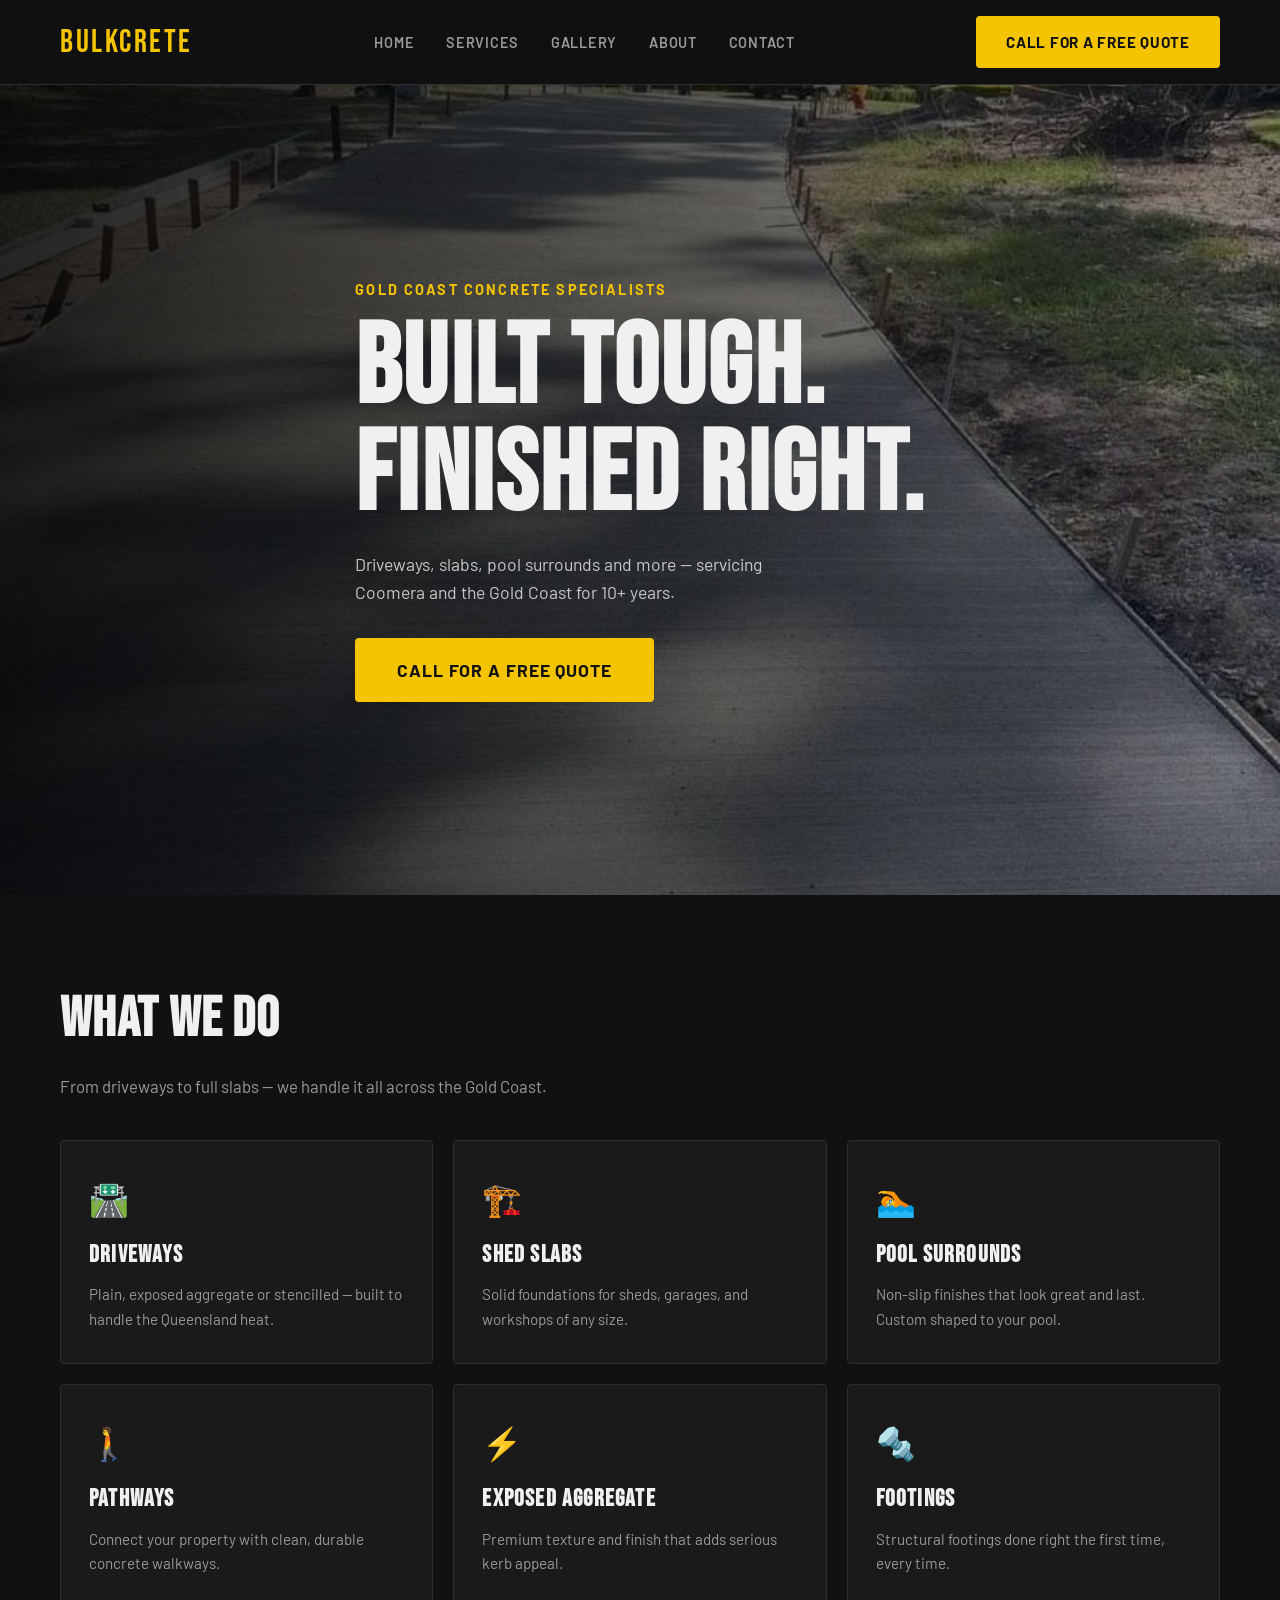
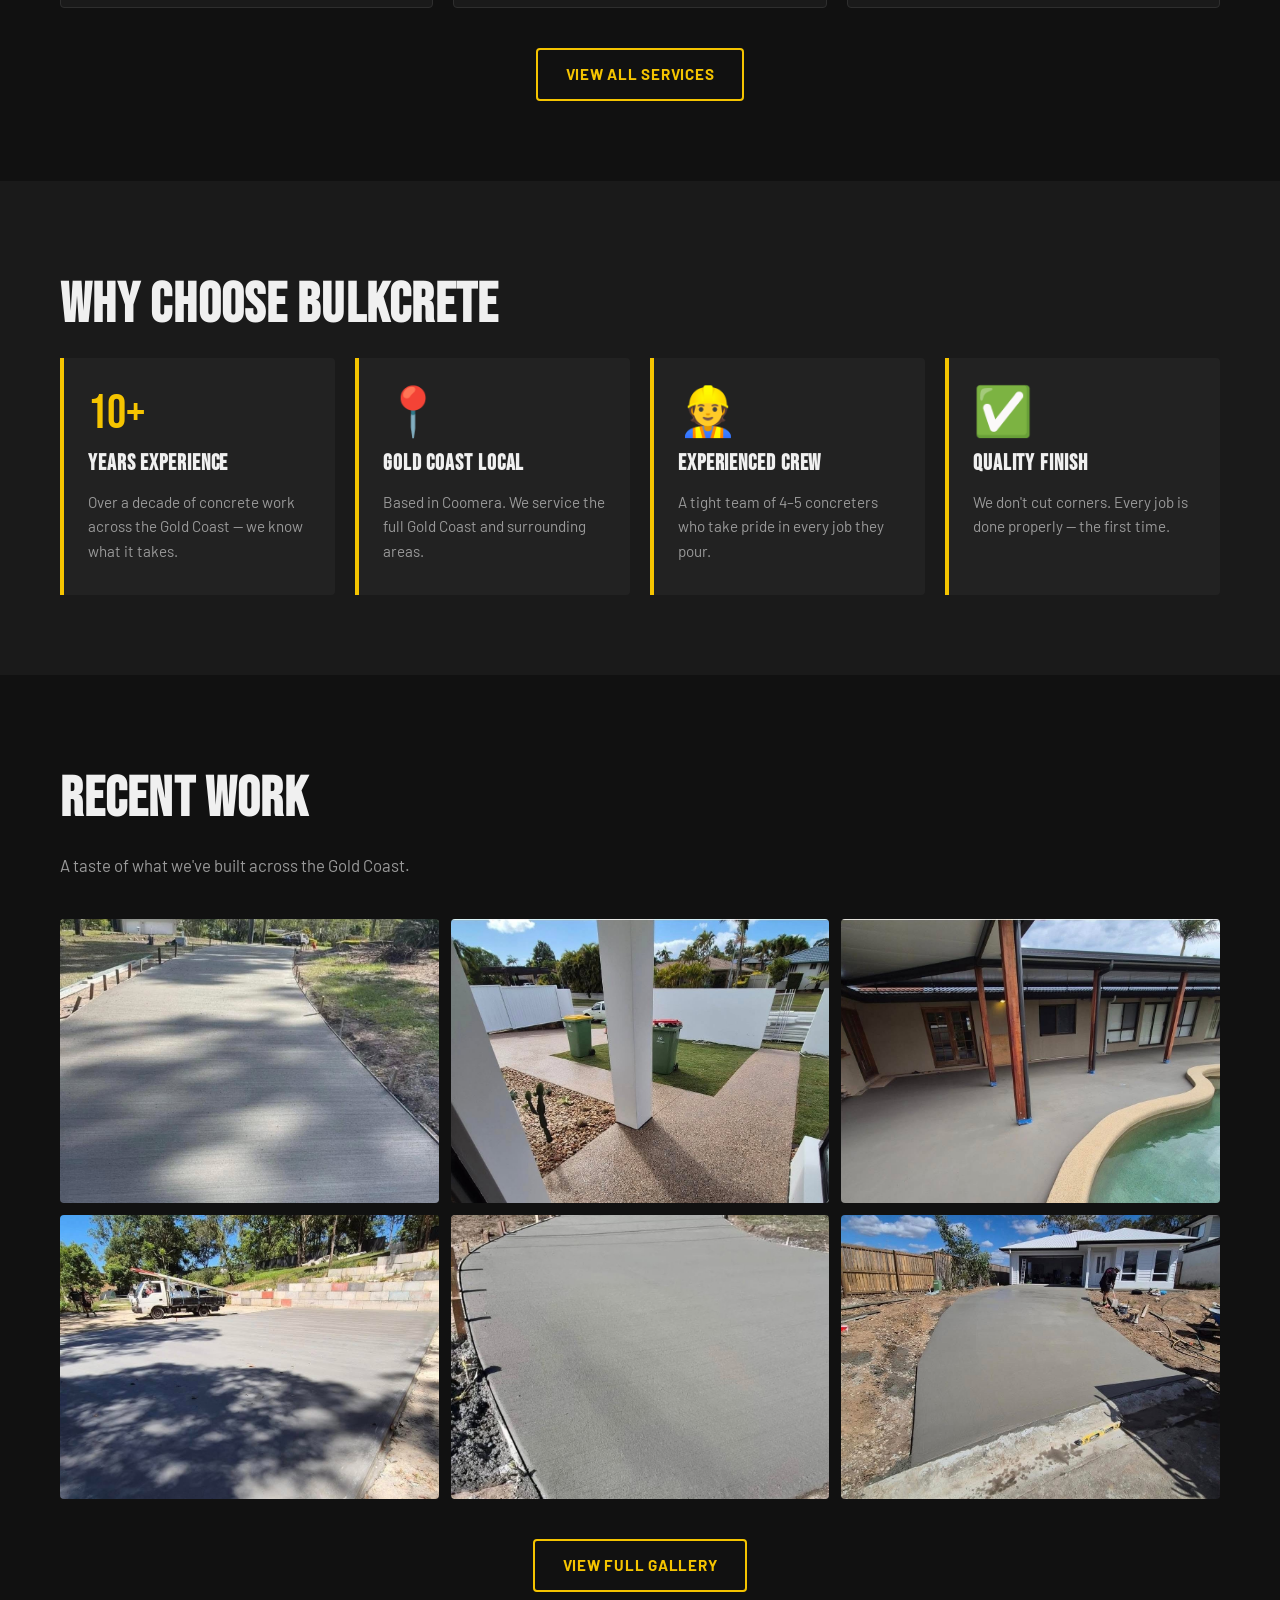
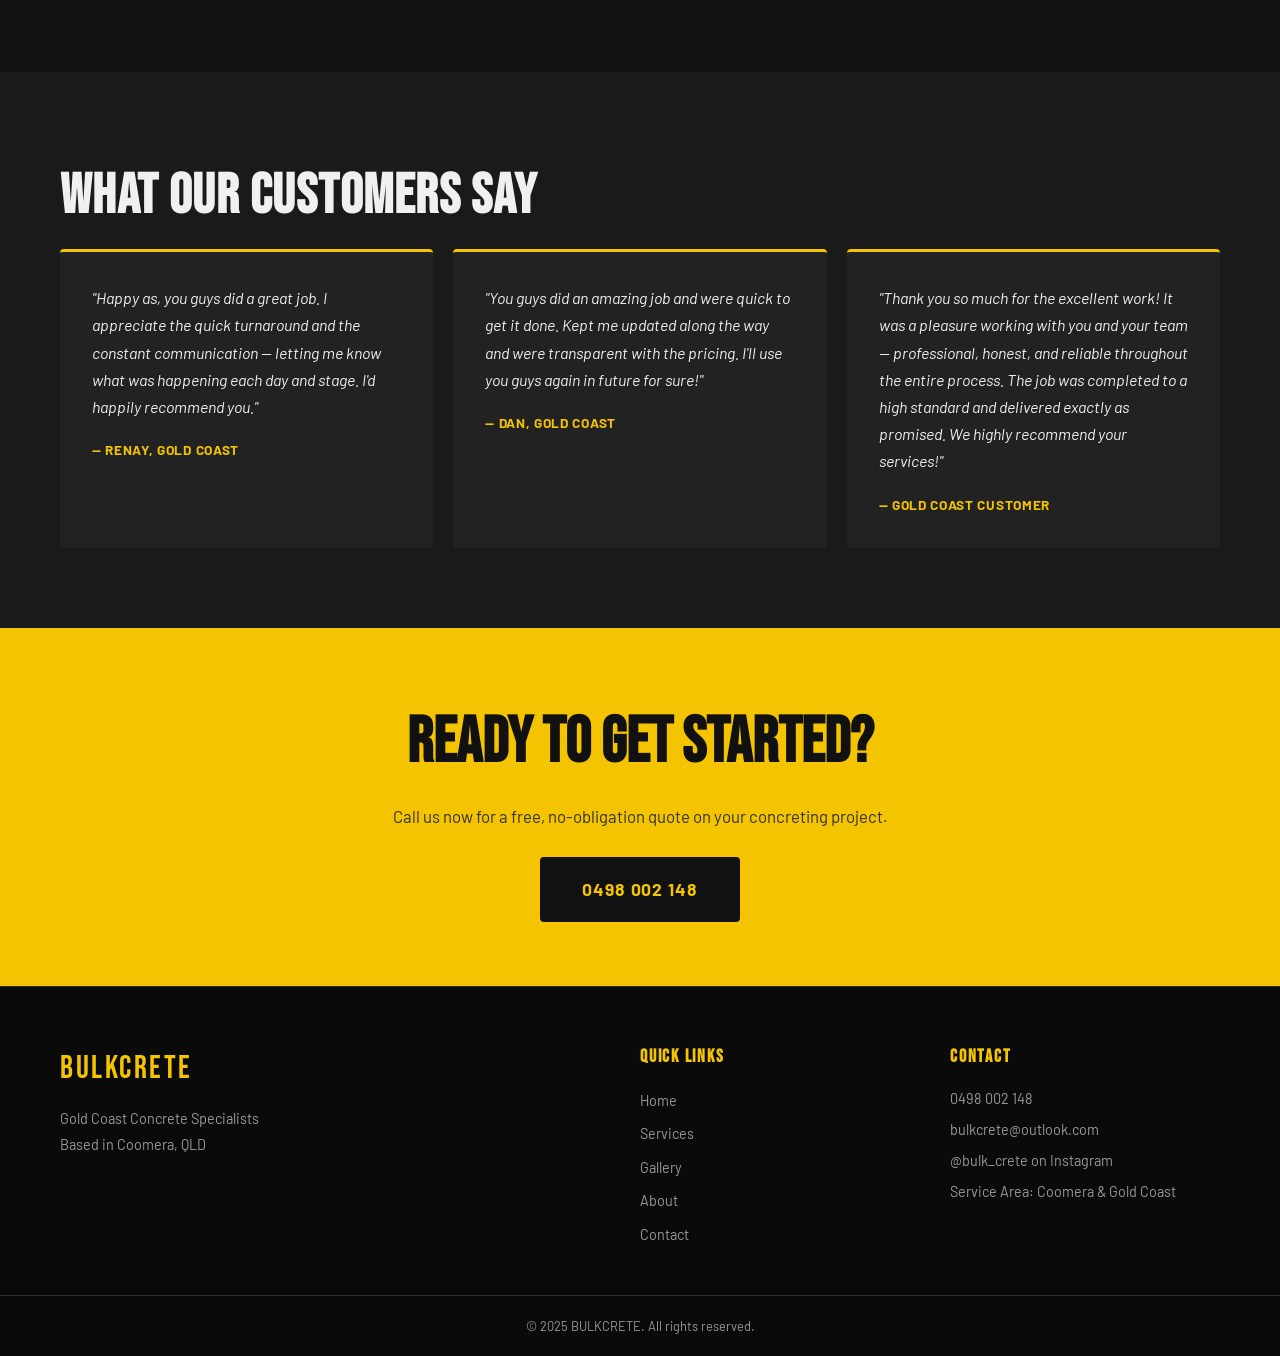
<file: index.html>
<!DOCTYPE html>
<html lang="en">
<head>
  <meta charset="UTF-8" />
  <meta name="viewport" content="width=device-width, initial-scale=1.0" />
  <meta name="description" content="BULKCRETE — Gold Coast's trusted concrete specialists. Driveways, slabs, pool surrounds, exposed aggregate and more. Servicing Coomera and the Gold Coast. Call for a free quote." />
  <title>BULKCRETE | Gold Coast Concrete Specialists</title>
  <link rel="stylesheet" href="src/css/style.css" />
  <link rel="preconnect" href="https://fonts.googleapis.com" />
  <link rel="preconnect" href="https://fonts.gstatic.com" crossorigin />
  <link href="https://fonts.googleapis.com/css2?family=Bebas+Neue&family=Barlow:wght@400;500;600;700&display=swap" rel="stylesheet" />
</head>
<body>

  <!-- ========== HEADER ========== -->
  <header class="site-header">
    <div class="container header-inner">
      <a href="/" class="logo">
        <!-- LOGO: Replace img tag with actual logo file when ready -->
        <!-- <img src="src/assets/logo.png" alt="BULKCRETE" /> -->
        <span class="logo-text">BULKCRETE</span>
      </a>
      <nav class="main-nav">
        <button class="nav-toggle" aria-label="Open menu">&#9776;</button>
        <ul class="nav-list">
          <li><a href="/">Home</a></li>
          <li><a href="/services">Services</a></li>
          <li><a href="/gallery">Gallery</a></li>
          <li><a href="/about">About</a></li>
          <li><a href="/contact">Contact</a></li>
        </ul>
      </nav>
      <a href="tel:0498002148" class="btn btn-primary header-cta">Call for a Free Quote</a>
    </div>
  </header>

  <!-- ========== HERO ========== -->
  <section class="hero">
    <!-- PHOTO: Replace background-image in CSS with actual hero photo from owner -->
    <div class="hero-overlay"></div>
    <div class="container hero-content">
      <p class="hero-eyebrow">Gold Coast Concrete Specialists</p>
      <h1 class="hero-headline">Built Tough.<br/>Finished Right.</h1>
      <p class="hero-sub">Driveways, slabs, pool surrounds and more — servicing Coomera and the Gold Coast for 10+ years.</p>
      <a href="tel:0498002148" class="btn btn-primary btn-large">Call for a Free Quote</a>
    </div>
  </section>

  <!-- ========== SERVICES OVERVIEW ========== -->
  <section class="services-overview section-pad">
    <div class="container">
      <h2 class="section-title">What We Do</h2>
      <p class="section-sub">From driveways to full slabs — we handle it all across the Gold Coast.</p>
      <div class="services-grid">
        <a href="/services#driveways" class="service-card">
          <div class="service-icon">🛣️</div>
          <h3>Driveways</h3>
          <p>Plain, exposed aggregate or stencilled — built to handle the Queensland heat.</p>
        </a>
        <a href="/services#slabs" class="service-card">
          <div class="service-icon">🏗️</div>
          <h3>Shed Slabs</h3>
          <p>Solid foundations for sheds, garages, and workshops of any size.</p>
        </a>
        <a href="/services#pool" class="service-card">
          <div class="service-icon">🏊</div>
          <h3>Pool Surrounds</h3>
          <p>Non-slip finishes that look great and last. Custom shaped to your pool.</p>
        </a>
        <a href="/services#pathways" class="service-card">
          <div class="service-icon">🚶</div>
          <h3>Pathways</h3>
          <p>Connect your property with clean, durable concrete walkways.</p>
        </a>
        <a href="/services#exposed" class="service-card">
          <div class="service-icon">⚡</div>
          <h3>Exposed Aggregate</h3>
          <p>Premium texture and finish that adds serious kerb appeal.</p>
        </a>
        <a href="/services#footings" class="service-card">
          <div class="service-icon">🔩</div>
          <h3>Footings</h3>
          <p>Structural footings done right the first time, every time.</p>
        </a>
      </div>
      <div class="section-cta">
        <a href="/services" class="btn btn-secondary">View All Services</a>
      </div>
    </div>
  </section>

  <!-- ========== WHY BULKCRETE ========== -->
  <section class="why-us section-pad section-dark">
    <div class="container">
      <h2 class="section-title">Why Choose BULKCRETE</h2>
      <div class="why-grid">
        <div class="why-card">
          <span class="why-number">10+</span>
          <h3>Years Experience</h3>
          <p>Over a decade of concrete work across the Gold Coast — we know what it takes.</p>
        </div>
        <div class="why-card">
          <span class="why-number">📍</span>
          <h3>Gold Coast Local</h3>
          <p>Based in Coomera. We service the full Gold Coast and surrounding areas.</p>
        </div>
        <div class="why-card">
          <span class="why-number">👷</span>
          <h3>Experienced Crew</h3>
          <p>A tight team of 4–5 concreters who take pride in every job they pour.</p>
        </div>
        <div class="why-card">
          <span class="why-number">✅</span>
          <h3>Quality Finish</h3>
          <p>We don't cut corners. Every job is done properly — the first time.</p>
        </div>
      </div>
    </div>
  </section>

  <!-- ========== GALLERY PREVIEW ========== -->
  <section class="gallery-preview section-pad">
    <div class="container">
      <h2 class="section-title">Recent Work</h2>
      <p class="section-sub">A taste of what we've built across the Gold Coast.</p>
      <div class="gallery-grid">
        <div class="gallery-item"><img src="src/assets/images/driveway-4.jpg" alt="Concrete driveway Gold Coast" /></div>
        <div class="gallery-item"><img src="src/assets/images/exposed-aggregate-1.jpg" alt="Exposed aggregate driveway Gold Coast" /></div>
        <div class="gallery-item"><img src="src/assets/images/pool-surround-1.jpg" alt="Concrete pool surround Gold Coast" /></div>
        <div class="gallery-item"><img src="src/assets/images/shed-slab-1.jpg" alt="Concrete shed slab Gold Coast" /></div>
        <div class="gallery-item"><img src="src/assets/images/pathway-1.jpg" alt="Concrete pathway Gold Coast" /></div>
        <div class="gallery-item"><img src="src/assets/images/driveway-2.jpg" alt="Concrete driveway being poured Gold Coast" /></div>
      </div>
      <div class="section-cta">
        <a href="/gallery" class="btn btn-secondary">View Full Gallery</a>
      </div>
    </div>
  </section>

  <!-- ========== TESTIMONIALS ========== -->
  <section class="testimonials section-pad section-dark">
    <div class="container">
      <h2 class="section-title">What Our Customers Say</h2>
      <div class="testimonials-grid">
        <div class="testimonial-card">
          <p class="testimonial-text">"Happy as, you guys did a great job. I appreciate the quick turnaround and the constant communication — letting me know what was happening each day and stage. I'd happily recommend you."</p>
          <span class="testimonial-author">— Renay, Gold Coast</span>
        </div>
        <div class="testimonial-card">
          <p class="testimonial-text">"You guys did an amazing job and were quick to get it done. Kept me updated along the way and were transparent with the pricing. I'll use you guys again in future for sure!"</p>
          <span class="testimonial-author">— Dan, Gold Coast</span>
        </div>
        <div class="testimonial-card">
          <p class="testimonial-text">"Thank you so much for the excellent work! It was a pleasure working with you and your team — professional, honest, and reliable throughout the entire process. The job was completed to a high standard and delivered exactly as promised. We highly recommend your services!"</p>
          <span class="testimonial-author">— Gold Coast Customer</span>
        </div>
      </div>
    </div>
  </section>

  <!-- ========== CTA BANNER ========== -->
  <section class="cta-banner">
    <div class="container cta-banner-inner">
      <h2>Ready to Get Started?</h2>
      <p>Call us now for a free, no-obligation quote on your concreting project.</p>
      <a href="tel:0498002148" class="btn btn-primary btn-large">0498 002 148</a>
    </div>
  </section>

  <!-- ========== FOOTER ========== -->
  <footer class="site-footer">
    <div class="container footer-inner">
      <div class="footer-brand">
        <span class="logo-text">BULKCRETE</span>
        <p>Gold Coast Concrete Specialists<br/>Based in Coomera, QLD</p>
      </div>
      <div class="footer-nav">
        <h4>Quick Links</h4>
        <ul>
          <li><a href="/">Home</a></li>
          <li><a href="/services">Services</a></li>
          <li><a href="/gallery">Gallery</a></li>
          <li><a href="/about">About</a></li>
          <li><a href="/contact">Contact</a></li>
        </ul>
      </div>
      <div class="footer-contact">
        <h4>Contact</h4>
        <p><a href="tel:0498002148">0498 002 148</a></p>
        <p><a href="mailto:bulkcrete@outlook.com">bulkcrete@outlook.com</a></p>
        <p><a href="https://www.instagram.com/bulk_crete" target="_blank">@bulk_crete on Instagram</a></p>
        <p>Service Area: Coomera & Gold Coast</p>
      </div>
    </div>
    <div class="footer-bottom">
      <p>&copy; 2025 BULKCRETE. All rights reserved.</p>
    </div>
  </footer>

  <script src="src/js/main.js"></script>
</body>
</html>
</file>
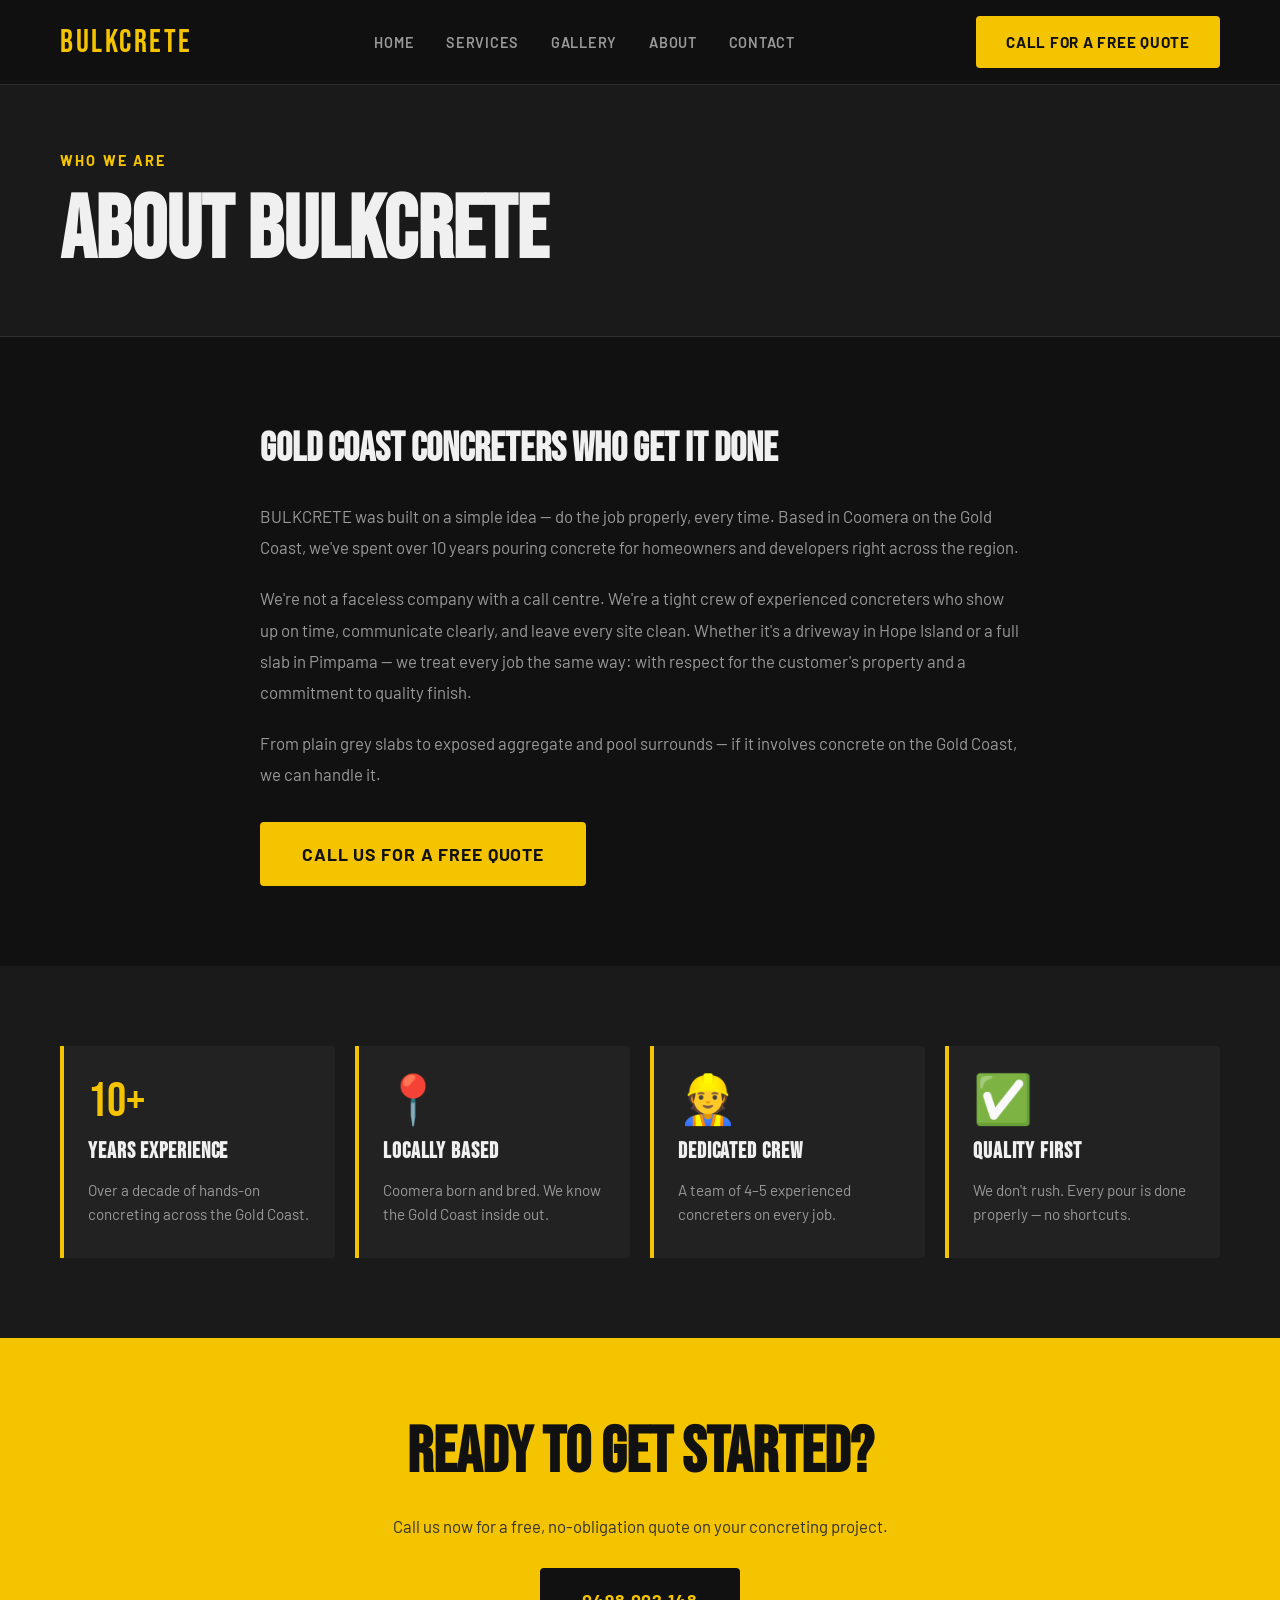
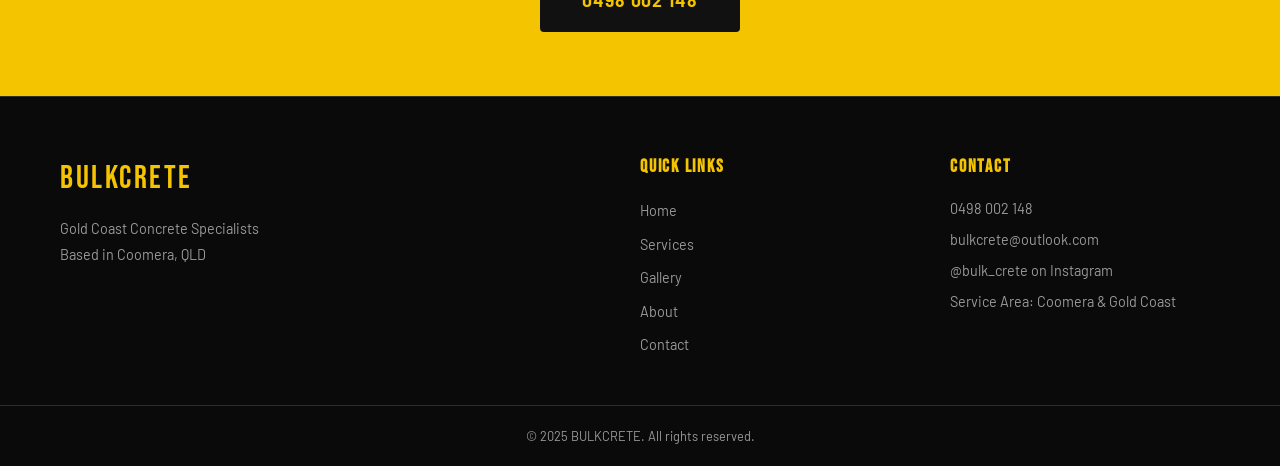
<file: about.html>
<!DOCTYPE html>
<html lang="en">
<head>
  <meta charset="UTF-8" />
  <meta name="viewport" content="width=device-width, initial-scale=1.0" />
  <meta name="description" content="About BULKCRETE — Gold Coast concrete specialists based in Coomera with 10+ years experience." />
  <title>About | BULKCRETE Gold Coast</title>
  <link rel="stylesheet" href="src/css/style.css" />
  <link rel="preconnect" href="https://fonts.googleapis.com" />
  <link rel="preconnect" href="https://fonts.gstatic.com" crossorigin />
  <link href="https://fonts.googleapis.com/css2?family=Bebas+Neue&family=Barlow:wght@400;500;600;700&display=swap" rel="stylesheet" />
</head>
<body>

  <header class="site-header">
    <div class="container header-inner">
      <a href="/" class="logo"><span class="logo-text">BULKCRETE</span></a>
      <nav class="main-nav">
        <button class="nav-toggle" aria-label="Open menu">&#9776;</button>
        <ul class="nav-list">
          <li><a href="/">Home</a></li>
          <li><a href="/services">Services</a></li>
          <li><a href="/gallery">Gallery</a></li>
          <li><a href="/about">About</a></li>
          <li><a href="/contact">Contact</a></li>
        </ul>
      </nav>
      <a href="tel:0498002148" class="btn btn-primary header-cta">Call for a Free Quote</a>
    </div>
  </header>

  <section class="page-hero" style="background:var(--color-surface);padding:4rem 0 3rem;border-bottom:1px solid var(--color-border);">
    <div class="container">
      <p class="hero-eyebrow">Who We Are</p>
      <h1 style="font-family:var(--font-heading);font-size:clamp(3rem,7vw,5.5rem);text-transform:uppercase;line-height:1;margin-bottom:0.75rem;">About BULKCRETE</h1>
    </div>
  </section>

  <section class="section-pad">
    <div class="container" style="max-width:800px;">
      <h2 style="font-family:var(--font-heading);font-size:2.5rem;text-transform:uppercase;margin-bottom:1.25rem;">Gold Coast Concreters Who Get It Done</h2>
      <p style="color:var(--color-text-muted);font-size:1.05rem;line-height:1.85;margin-bottom:1.25rem;">
        BULKCRETE was built on a simple idea — do the job properly, every time. Based in Coomera on the Gold Coast, we've spent over 10 years pouring concrete for homeowners and developers right across the region.
      </p>
      <p style="color:var(--color-text-muted);font-size:1.05rem;line-height:1.85;margin-bottom:1.25rem;">
        We're not a faceless company with a call centre. We're a tight crew of experienced concreters who show up on time, communicate clearly, and leave every site clean. Whether it's a driveway in Hope Island or a full slab in Pimpama — we treat every job the same way: with respect for the customer's property and a commitment to quality finish.
      </p>
      <p style="color:var(--color-text-muted);font-size:1.05rem;line-height:1.85;margin-bottom:2rem;">
        From plain grey slabs to exposed aggregate and pool surrounds — if it involves concrete on the Gold Coast, we can handle it.
      </p>
      <a href="tel:0498002148" class="btn btn-primary btn-large">Call Us for a Free Quote</a>
    </div>
  </section>

  <section class="section-pad section-dark">
    <div class="container">
      <div class="why-grid">
        <div class="why-card">
          <span class="why-number">10+</span>
          <h3>Years Experience</h3>
          <p>Over a decade of hands-on concreting across the Gold Coast.</p>
        </div>
        <div class="why-card">
          <span class="why-number">📍</span>
          <h3>Locally Based</h3>
          <p>Coomera born and bred. We know the Gold Coast inside out.</p>
        </div>
        <div class="why-card">
          <span class="why-number">👷</span>
          <h3>Dedicated Crew</h3>
          <p>A team of 4–5 experienced concreters on every job.</p>
        </div>
        <div class="why-card">
          <span class="why-number">✅</span>
          <h3>Quality First</h3>
          <p>We don't rush. Every pour is done properly — no shortcuts.</p>
        </div>
      </div>
    </div>
  </section>

  <section class="cta-banner">
    <div class="container cta-banner-inner">
      <h2>Ready to Get Started?</h2>
      <p>Call us now for a free, no-obligation quote on your concreting project.</p>
      <a href="tel:0498002148" class="btn btn-primary btn-large">0498 002 148</a>
    </div>
  </section>

  <footer class="site-footer">
    <div class="container footer-inner">
      <div class="footer-brand">
        <span class="logo-text">BULKCRETE</span>
        <p>Gold Coast Concrete Specialists<br/>Based in Coomera, QLD</p>
      </div>
      <div class="footer-nav">
        <h4>Quick Links</h4>
        <ul>
          <li><a href="/">Home</a></li>
          <li><a href="/services">Services</a></li>
          <li><a href="/gallery">Gallery</a></li>
          <li><a href="/about">About</a></li>
          <li><a href="/contact">Contact</a></li>
        </ul>
      </div>
      <div class="footer-contact">
        <h4>Contact</h4>
        <p><a href="tel:0498002148">0498 002 148</a></p>
        <p><a href="mailto:bulkcrete@outlook.com">bulkcrete@outlook.com</a></p>
        <p><a href="https://www.instagram.com/bulk_crete" target="_blank">@bulk_crete on Instagram</a></p>
        <p>Service Area: Coomera & Gold Coast</p>
      </div>
    </div>
    <div class="footer-bottom">
      <p>&copy; 2025 BULKCRETE. All rights reserved.</p>
    </div>
  </footer>

  <script src="src/js/main.js"></script>
</body>
</html>
</file>
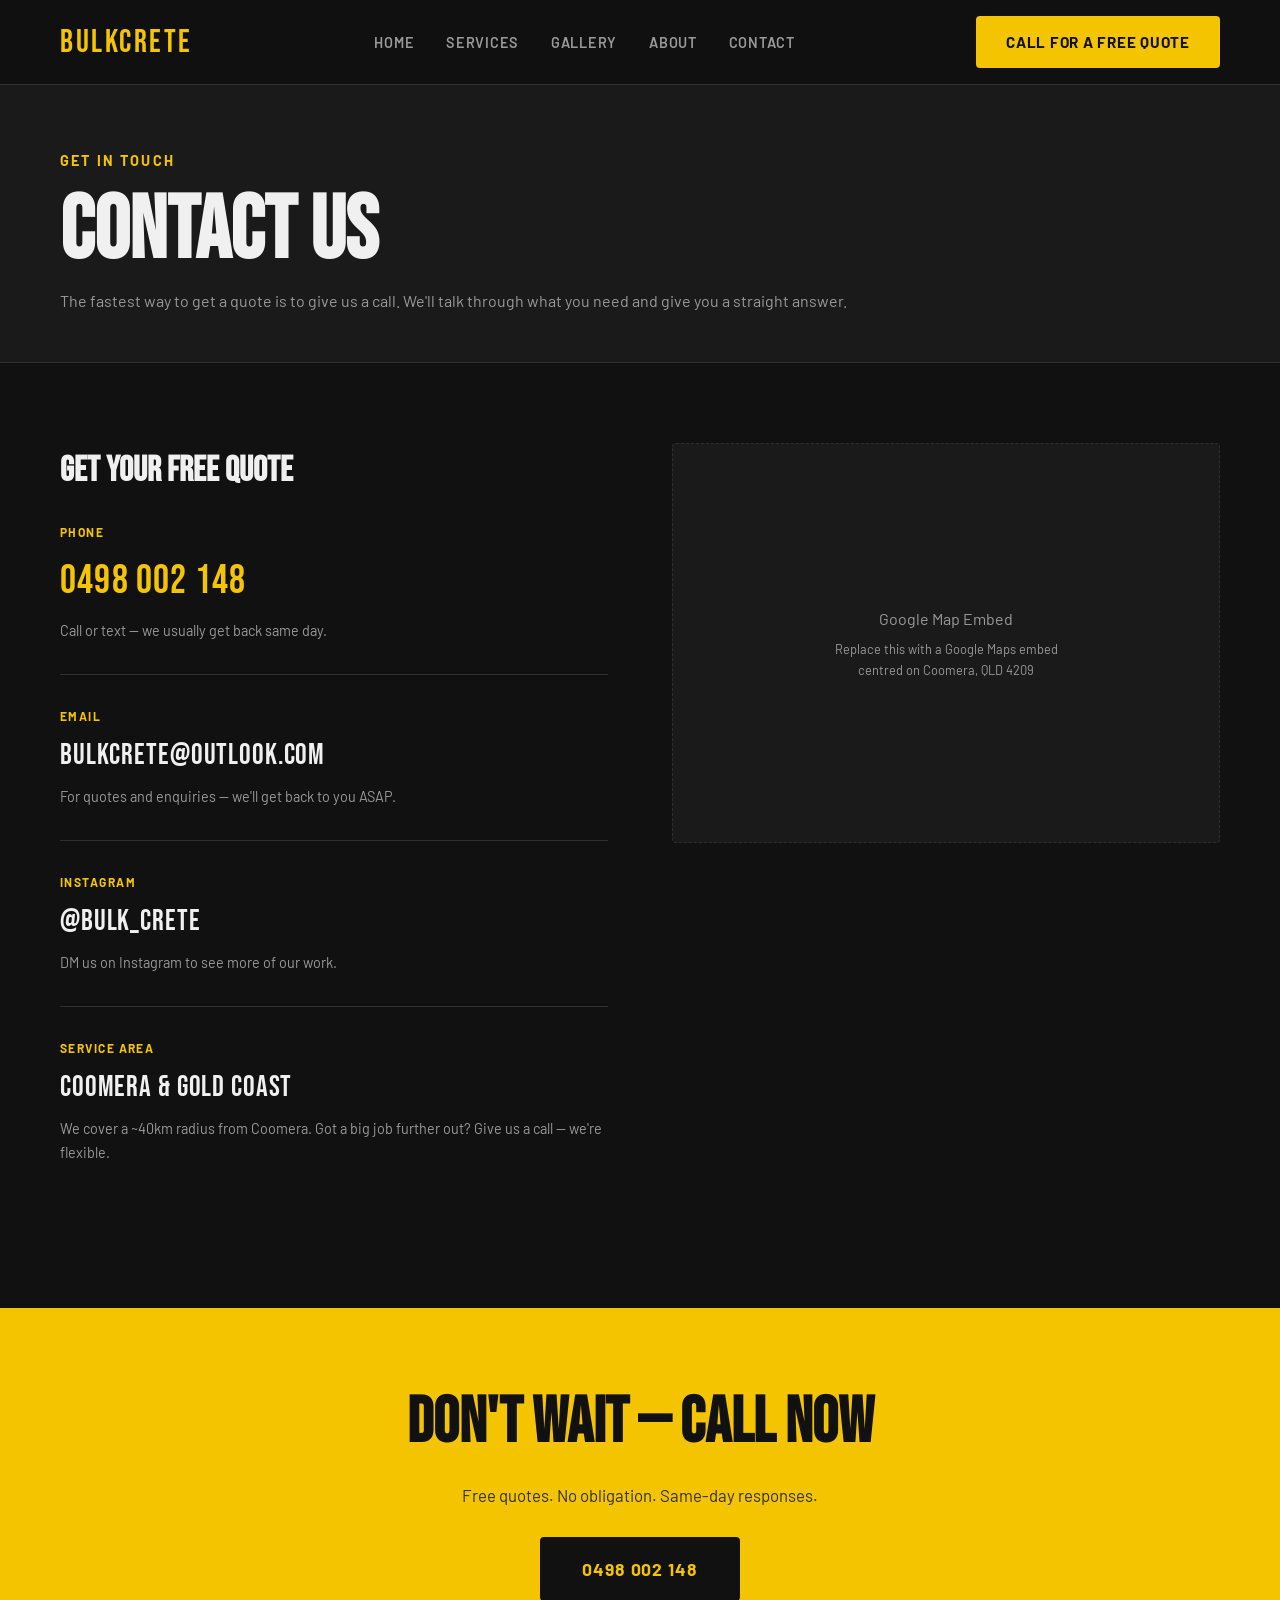
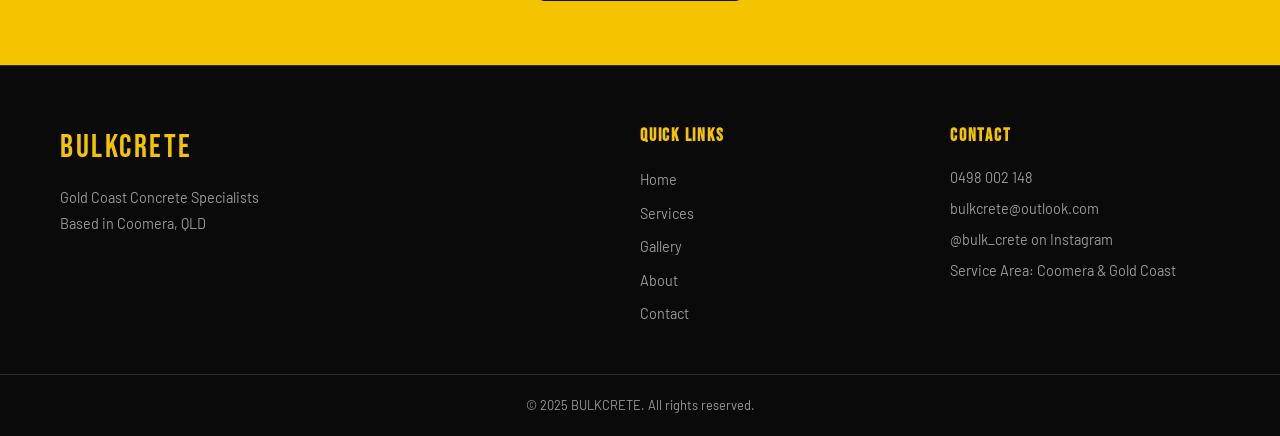
<file: contact.html>
<!DOCTYPE html>
<html lang="en">
<head>
  <meta charset="UTF-8" />
  <meta name="viewport" content="width=device-width, initial-scale=1.0" />
  <meta name="description" content="Contact BULKCRETE — call us for a free concrete quote on the Gold Coast." />
  <title>Contact | BULKCRETE Gold Coast</title>
  <link rel="stylesheet" href="src/css/style.css" />
  <link rel="preconnect" href="https://fonts.googleapis.com" />
  <link rel="preconnect" href="https://fonts.gstatic.com" crossorigin />
  <link href="https://fonts.googleapis.com/css2?family=Bebas+Neue&family=Barlow:wght@400;500;600;700&display=swap" rel="stylesheet" />
</head>
<body>

  <header class="site-header">
    <div class="container header-inner">
      <a href="/" class="logo"><span class="logo-text">BULKCRETE</span></a>
      <nav class="main-nav">
        <button class="nav-toggle" aria-label="Open menu">&#9776;</button>
        <ul class="nav-list">
          <li><a href="/">Home</a></li>
          <li><a href="/services">Services</a></li>
          <li><a href="/gallery">Gallery</a></li>
          <li><a href="/about">About</a></li>
          <li><a href="/contact">Contact</a></li>
        </ul>
      </nav>
      <a href="tel:0498002148" class="btn btn-primary header-cta">Call for a Free Quote</a>
    </div>
  </header>

  <section class="page-hero" style="background:var(--color-surface);padding:4rem 0 3rem;border-bottom:1px solid var(--color-border);">
    <div class="container">
      <p class="hero-eyebrow">Get in Touch</p>
      <h1 style="font-family:var(--font-heading);font-size:clamp(3rem,7vw,5.5rem);text-transform:uppercase;line-height:1;margin-bottom:0.75rem;">Contact Us</h1>
      <p style="color:var(--color-text-muted);">The fastest way to get a quote is to give us a call. We'll talk through what you need and give you a straight answer.</p>
    </div>
  </section>

  <section class="section-pad">
    <div class="container contact-layout">

      <div class="contact-info">
        <h2 style="font-family:var(--font-heading);font-size:2.2rem;text-transform:uppercase;margin-bottom:1.5rem;">Get Your Free Quote</h2>

        <div class="contact-block">
          <span class="contact-label">Phone</span>
          <a href="tel:0498002148" class="contact-value contact-phone">0498 002 148</a>
          <p style="color:var(--color-text-muted);font-size:0.9rem;margin-top:0.4rem;">Call or text — we usually get back same day.</p>
        </div>

        <div class="contact-block">
          <span class="contact-label">Email</span>
          <a href="mailto:bulkcrete@outlook.com" class="contact-value">bulkcrete@outlook.com</a>
          <p style="color:var(--color-text-muted);font-size:0.9rem;margin-top:0.4rem;">For quotes and enquiries — we'll get back to you ASAP.</p>
        </div>

        <div class="contact-block">
          <span class="contact-label">Instagram</span>
          <a href="https://www.instagram.com/bulk_crete" target="_blank" class="contact-value">@bulk_crete</a>
          <p style="color:var(--color-text-muted);font-size:0.9rem;margin-top:0.4rem;">DM us on Instagram to see more of our work.</p>
        </div>

        <div class="contact-block">
          <span class="contact-label">Service Area</span>
          <span class="contact-value">Coomera & Gold Coast</span>
          <p style="color:var(--color-text-muted);font-size:0.9rem;margin-top:0.4rem;">We cover a ~40km radius from Coomera. Got a big job further out? Give us a call — we're flexible.</p>
        </div>
      </div>

      <div class="contact-map">
        <!-- GOOGLE MAPS EMBED: Replace the src below with the actual embed code from Google Maps
             Go to maps.google.com → search "Coomera QLD" → Share → Embed a map → copy the iframe src -->
        <div class="map-placeholder">
          <p>Google Map Embed</p>
          <p style="font-size:0.8rem;color:var(--color-text-muted);">Replace this with a Google Maps embed<br/>centred on Coomera, QLD 4209</p>
        </div>
        <!-- Uncomment and replace src when ready:
        <iframe
          src="YOUR_GOOGLE_MAPS_EMBED_SRC_HERE"
          width="100%"
          height="400"
          style="border:0;border-radius:4px;"
          allowfullscreen=""
          loading="lazy"
          referrerpolicy="no-referrer-when-downgrade">
        </iframe>
        -->
      </div>

    </div>
  </section>

  <section class="cta-banner">
    <div class="container cta-banner-inner">
      <h2>Don't Wait — Call Now</h2>
      <p>Free quotes. No obligation. Same-day responses.</p>
      <a href="tel:0498002148" class="btn btn-primary btn-large">0498 002 148</a>
    </div>
  </section>

  <footer class="site-footer">
    <div class="container footer-inner">
      <div class="footer-brand">
        <span class="logo-text">BULKCRETE</span>
        <p>Gold Coast Concrete Specialists<br/>Based in Coomera, QLD</p>
      </div>
      <div class="footer-nav">
        <h4>Quick Links</h4>
        <ul>
          <li><a href="/">Home</a></li>
          <li><a href="/services">Services</a></li>
          <li><a href="/gallery">Gallery</a></li>
          <li><a href="/about">About</a></li>
          <li><a href="/contact">Contact</a></li>
        </ul>
      </div>
      <div class="footer-contact">
        <h4>Contact</h4>
        <p><a href="tel:0498002148">0498 002 148</a></p>
        <p><a href="mailto:bulkcrete@outlook.com">bulkcrete@outlook.com</a></p>
        <p><a href="https://www.instagram.com/bulk_crete" target="_blank">@bulk_crete on Instagram</a></p>
        <p>Service Area: Coomera & Gold Coast</p>
      </div>
    </div>
    <div class="footer-bottom">
      <p>&copy; 2025 BULKCRETE. All rights reserved.</p>
    </div>
  </footer>

  <style>
    .contact-layout {
      display: grid;
      grid-template-columns: 1fr 1fr;
      gap: 4rem;
      align-items: start;
    }
    .contact-block {
      margin-bottom: 2rem;
      padding-bottom: 2rem;
      border-bottom: 1px solid var(--color-border);
    }
    .contact-block:last-child { border-bottom: none; }
    .contact-label {
      display: block;
      font-size: 0.75rem;
      font-weight: 700;
      letter-spacing: 0.12em;
      text-transform: uppercase;
      color: var(--color-accent);
      margin-bottom: 0.4rem;
    }
    .contact-value {
      display: block;
      font-family: var(--font-heading);
      font-size: 1.8rem;
      letter-spacing: 0.03em;
      color: var(--color-text);
    }
    .contact-phone {
      font-size: 2.5rem;
      color: var(--color-accent);
    }
    .contact-phone:hover { color: var(--color-accent-dark); }
    .map-placeholder {
      background: var(--color-surface);
      border: 1px dashed var(--color-border);
      border-radius: var(--radius);
      height: 400px;
      display: flex;
      flex-direction: column;
      align-items: center;
      justify-content: center;
      color: var(--color-text-muted);
      gap: 0.5rem;
      text-align: center;
    }
    @media (max-width: 768px) {
      .contact-layout { grid-template-columns: 1fr; gap: 2rem; }
    }
  </style>

  <script src="src/js/main.js"></script>
</body>
</html>
</file>
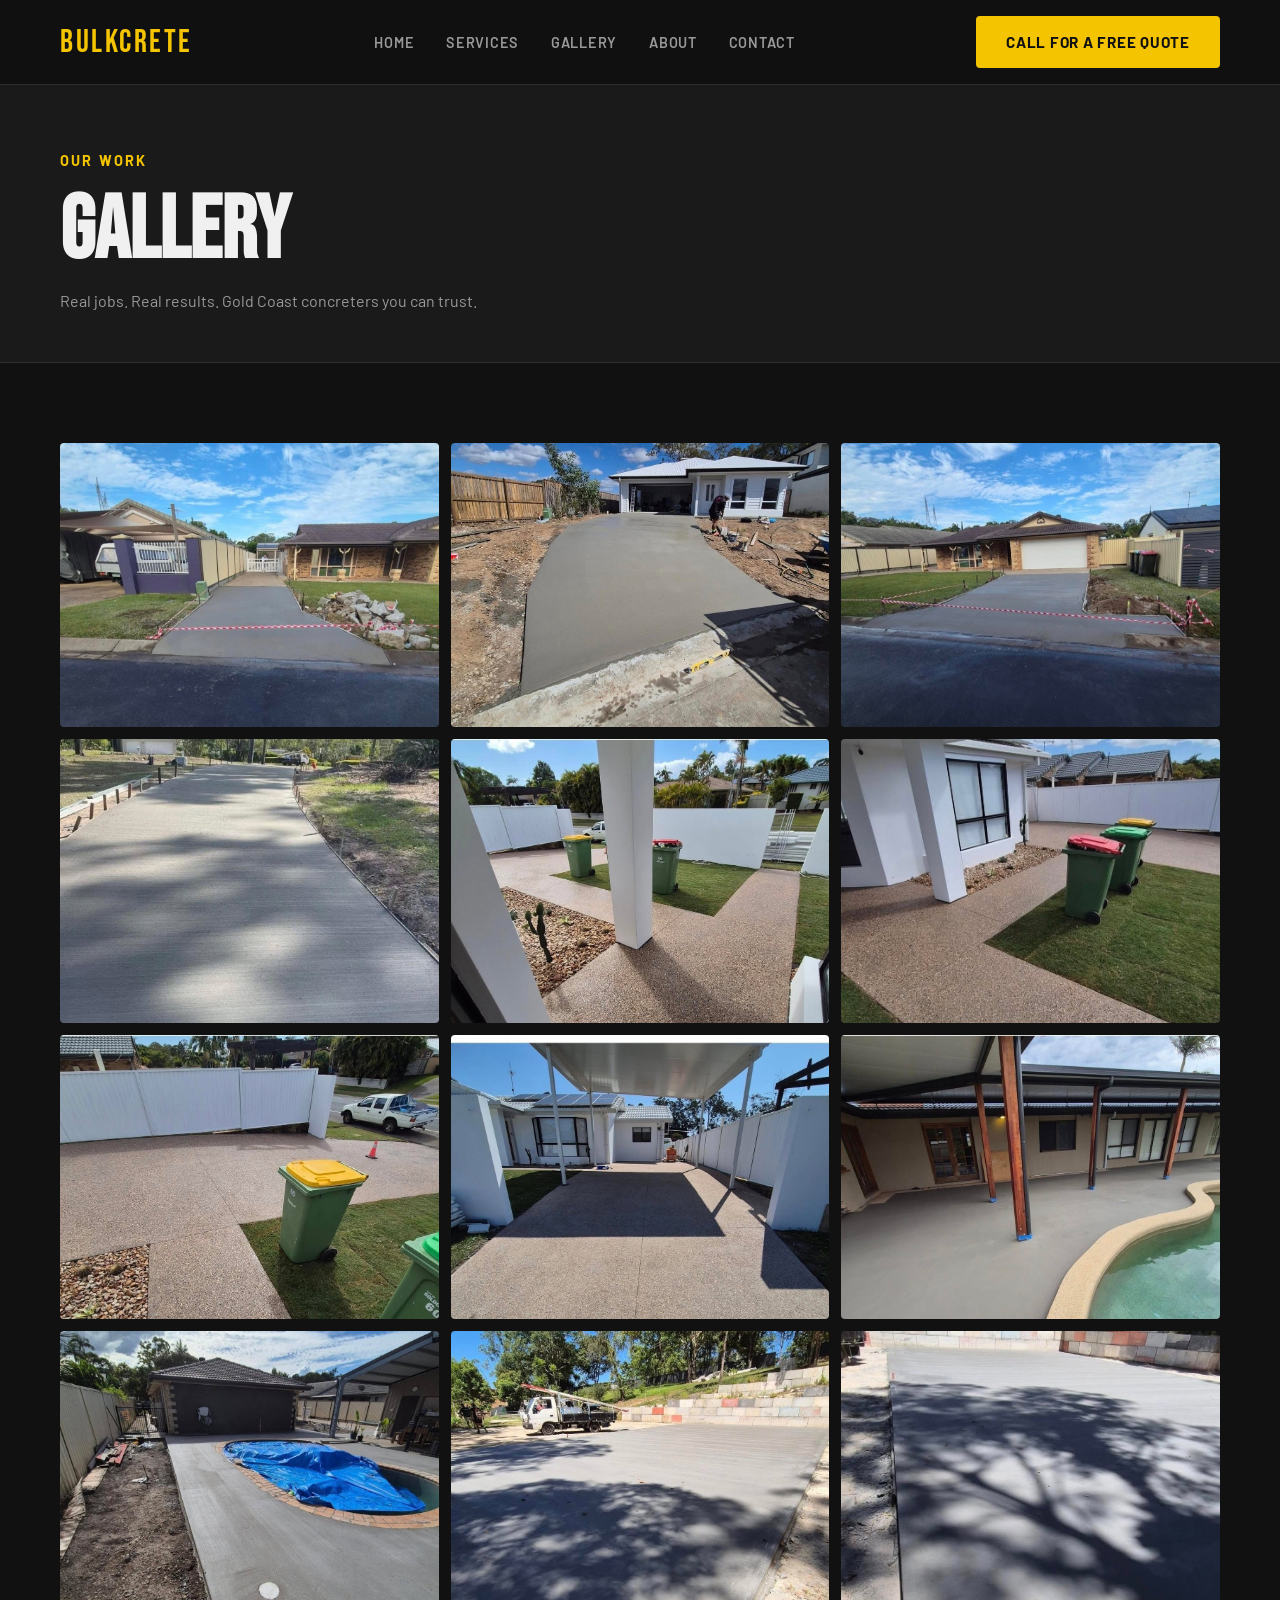
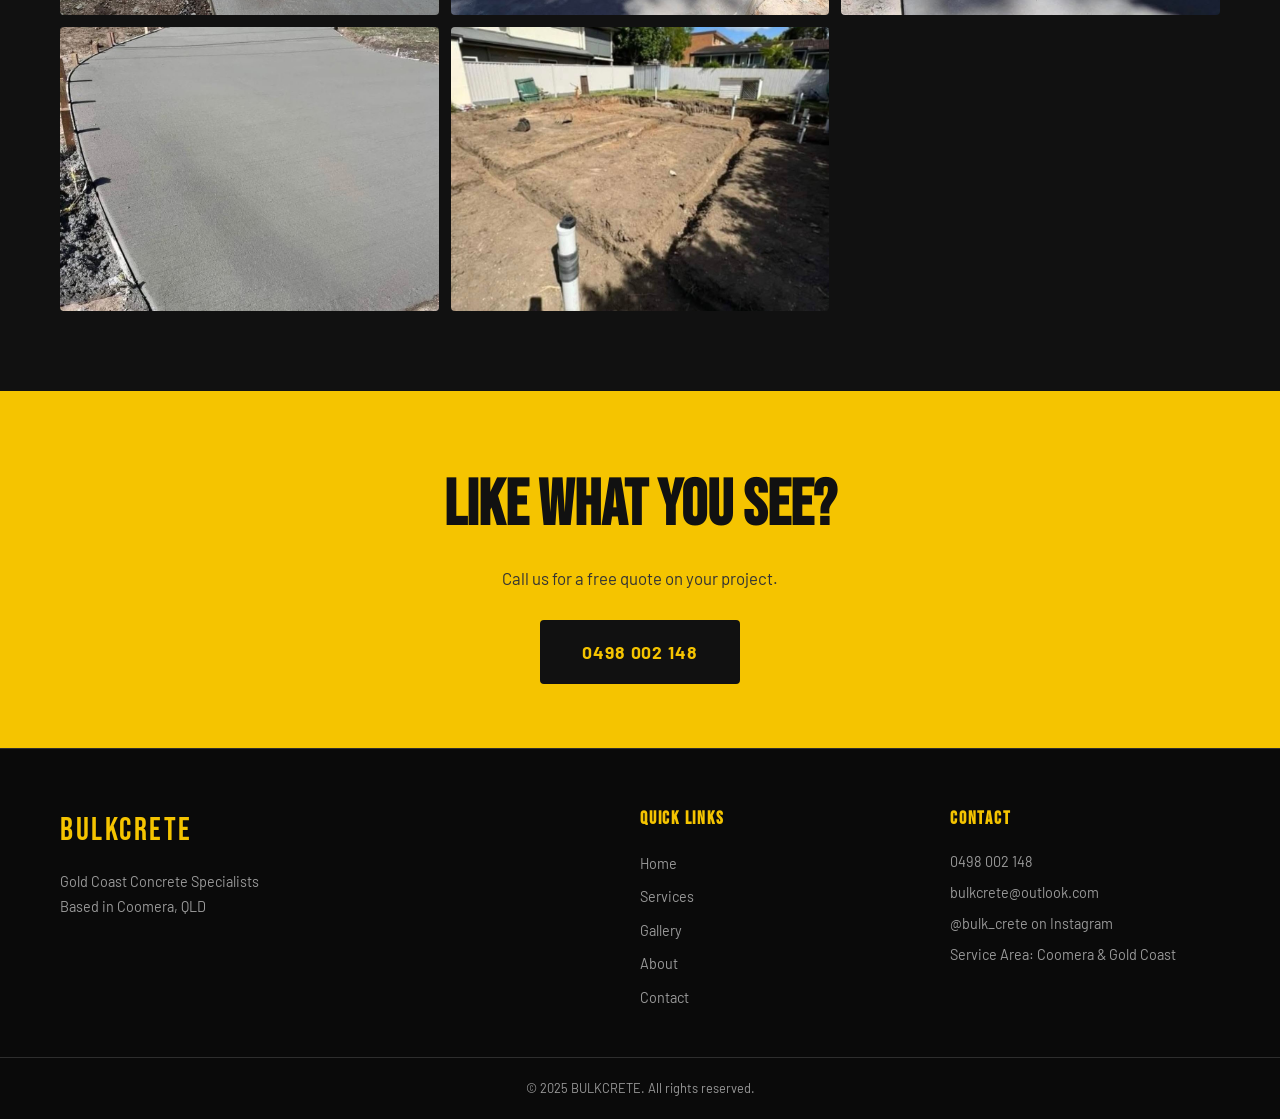
<file: gallery.html>
<!DOCTYPE html>
<html lang="en">
<head>
  <meta charset="UTF-8" />
  <meta name="viewport" content="width=device-width, initial-scale=1.0" />
  <meta name="description" content="BULKCRETE photo gallery — see our completed concrete jobs across the Gold Coast." />
  <title>Gallery | BULKCRETE Gold Coast</title>
  <link rel="stylesheet" href="src/css/style.css" />
  <link rel="stylesheet" href="src/css/gallery.css" />
  <link rel="preconnect" href="https://fonts.googleapis.com" />
  <link rel="preconnect" href="https://fonts.gstatic.com" crossorigin />
  <link href="https://fonts.googleapis.com/css2?family=Bebas+Neue&family=Barlow:wght@400;500;600;700&display=swap" rel="stylesheet" />
</head>
<body>

  <header class="site-header">
    <div class="container header-inner">
      <a href="/" class="logo"><span class="logo-text">BULKCRETE</span></a>
      <nav class="main-nav">
        <button class="nav-toggle" aria-label="Open menu">&#9776;</button>
        <ul class="nav-list">
          <li><a href="/">Home</a></li>
          <li><a href="/services">Services</a></li>
          <li><a href="/gallery">Gallery</a></li>
          <li><a href="/about">About</a></li>
          <li><a href="/contact">Contact</a></li>
        </ul>
      </nav>
      <a href="tel:0498002148" class="btn btn-primary header-cta">Call for a Free Quote</a>
    </div>
  </header>

  <section class="page-hero" style="background:var(--color-surface);padding:4rem 0 3rem;border-bottom:1px solid var(--color-border);">
    <div class="container">
      <p class="hero-eyebrow">Our Work</p>
      <h1 style="font-family:var(--font-heading);font-size:clamp(3rem,7vw,5.5rem);text-transform:uppercase;line-height:1;margin-bottom:0.75rem;">Gallery</h1>
      <p style="color:var(--color-text-muted);">Real jobs. Real results. Gold Coast concreters you can trust.</p>
    </div>
  </section>

  <section class="section-pad">
    <div class="container">
      <div class="full-gallery-grid">
        <div class="gallery-item"><img src="src/assets/images/driveway-1.jpg" alt="Plain concrete driveway Gold Coast" /></div>
        <div class="gallery-item"><img src="src/assets/images/driveway-2.jpg" alt="Concrete driveway being poured Gold Coast" /></div>
        <div class="gallery-item"><img src="src/assets/images/driveway-3.jpg" alt="Finished concrete driveway Gold Coast" /></div>
        <div class="gallery-item"><img src="src/assets/images/driveway-4.jpg" alt="Long concrete driveway Gold Coast" /></div>
        <div class="gallery-item"><img src="src/assets/images/exposed-aggregate-1.jpg" alt="Exposed aggregate driveway Gold Coast" /></div>
        <div class="gallery-item"><img src="src/assets/images/exposed-aggregate-2.jpg" alt="Exposed aggregate concrete Gold Coast" /></div>
        <div class="gallery-item"><img src="src/assets/images/exposed-aggregate-3.jpg" alt="Exposed aggregate pathway Gold Coast" /></div>
        <div class="gallery-item"><img src="src/assets/images/exposed-aggregate-4.jpg" alt="Exposed aggregate driveway under pergola Gold Coast" /></div>
        <div class="gallery-item"><img src="src/assets/images/pool-surround-1.jpg" alt="Concrete pool surround with exposed aggregate coping" /></div>
        <div class="gallery-item"><img src="src/assets/images/pool-surround-2.jpg" alt="Plain concrete pool surround Gold Coast" /></div>
        <div class="gallery-item"><img src="src/assets/images/shed-slab-1.jpg" alt="Large concrete shed slab Gold Coast" /></div>
        <div class="gallery-item"><img src="src/assets/images/shed-slab-2.jpg" alt="Concrete slab Gold Coast" /></div>
        <div class="gallery-item"><img src="src/assets/images/pathway-1.jpg" alt="Concrete pathway Gold Coast" /></div>
        <div class="gallery-item"><img src="src/assets/images/footings-1.jpg" alt="Concrete footings and reinforcement Gold Coast" /></div>
      </div>
    </div>
  </section>

  <section class="cta-banner">
    <div class="container cta-banner-inner">
      <h2>Like What You See?</h2>
      <p>Call us for a free quote on your project.</p>
      <a href="tel:0498002148" class="btn btn-primary btn-large">0498 002 148</a>
    </div>
  </section>

  <footer class="site-footer">
    <div class="container footer-inner">
      <div class="footer-brand">
        <span class="logo-text">BULKCRETE</span>
        <p>Gold Coast Concrete Specialists<br/>Based in Coomera, QLD</p>
      </div>
      <div class="footer-nav">
        <h4>Quick Links</h4>
        <ul>
          <li><a href="/">Home</a></li>
          <li><a href="/services">Services</a></li>
          <li><a href="/gallery">Gallery</a></li>
          <li><a href="/about">About</a></li>
          <li><a href="/contact">Contact</a></li>
        </ul>
      </div>
      <div class="footer-contact">
        <h4>Contact</h4>
        <p><a href="tel:0498002148">0498 002 148</a></p>
        <p><a href="mailto:bulkcrete@outlook.com">bulkcrete@outlook.com</a></p>
        <p><a href="https://www.instagram.com/bulk_crete" target="_blank">@bulk_crete on Instagram</a></p>
        <p>Service Area: Coomera & Gold Coast</p>
      </div>
    </div>
    <div class="footer-bottom">
      <p>&copy; 2025 BULKCRETE. All rights reserved.</p>
    </div>
  </footer>

  <script src="src/js/main.js"></script>
</body>
</html>
</file>
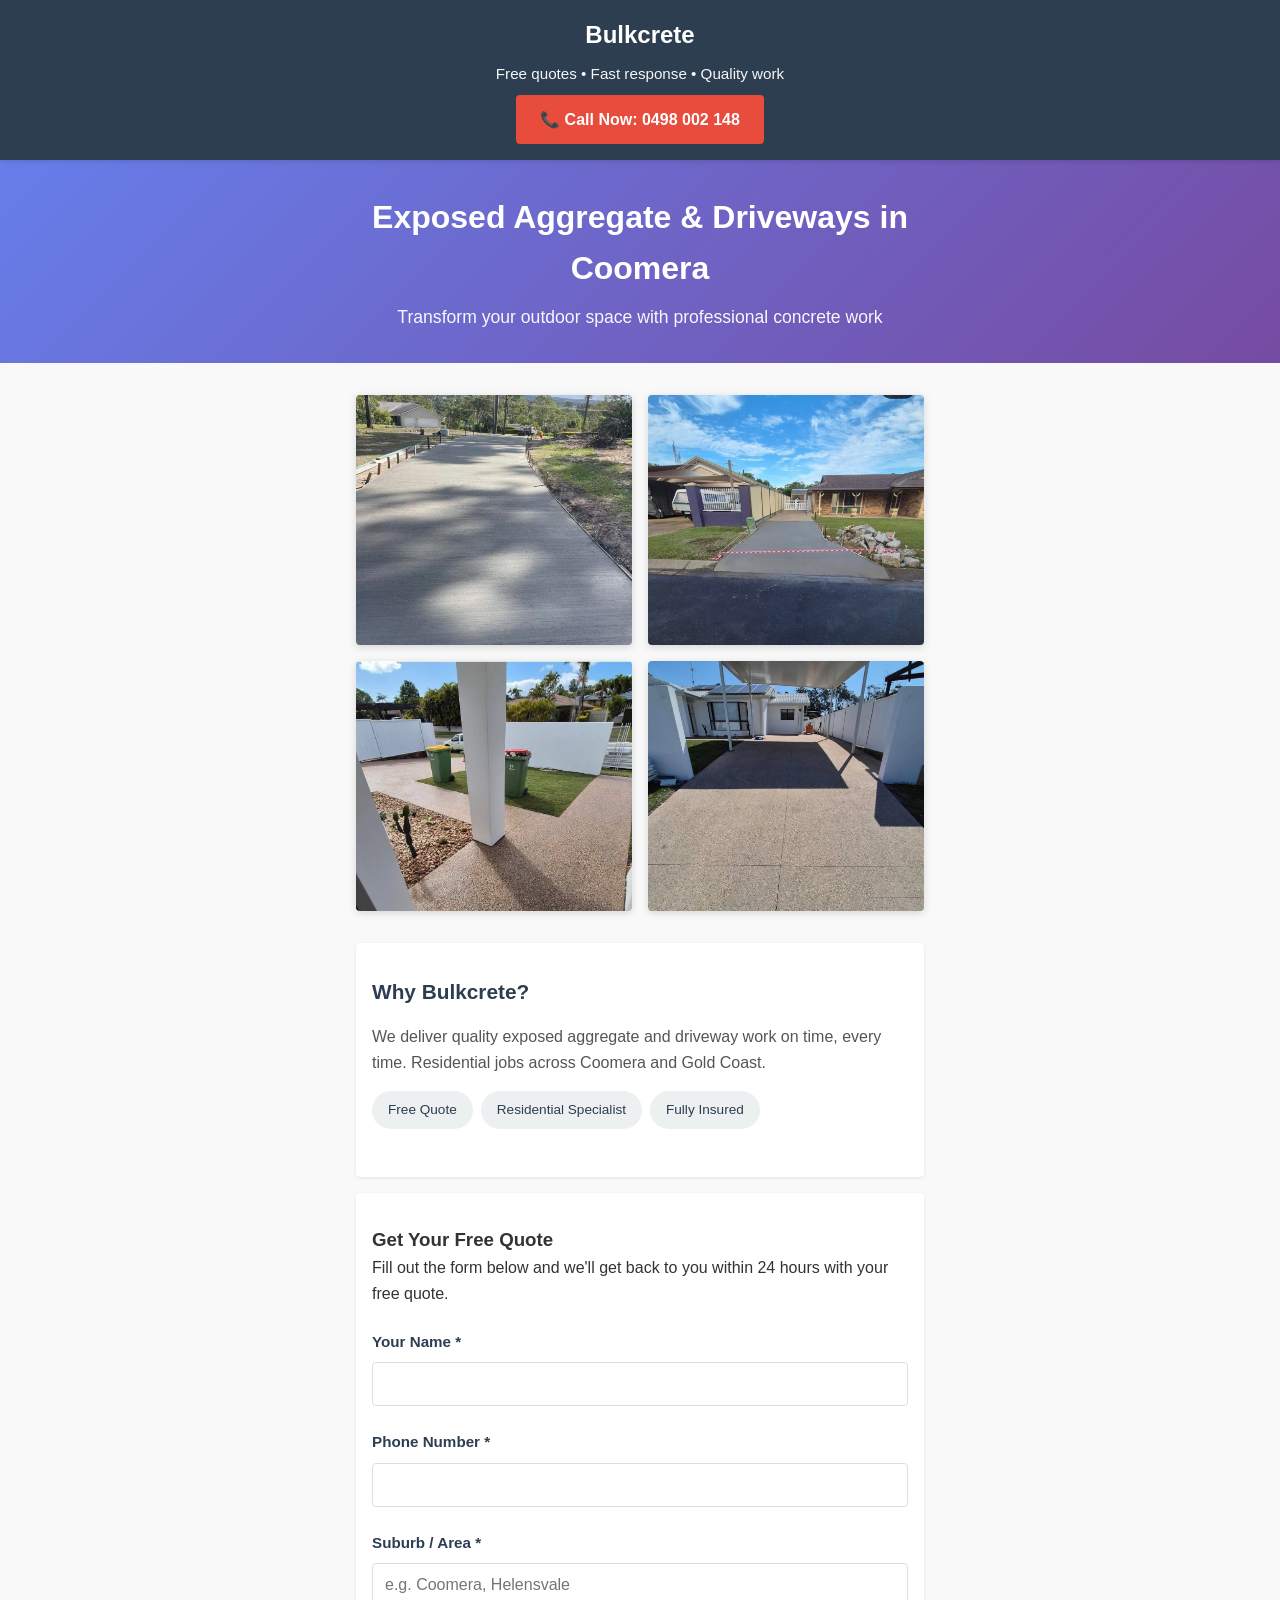
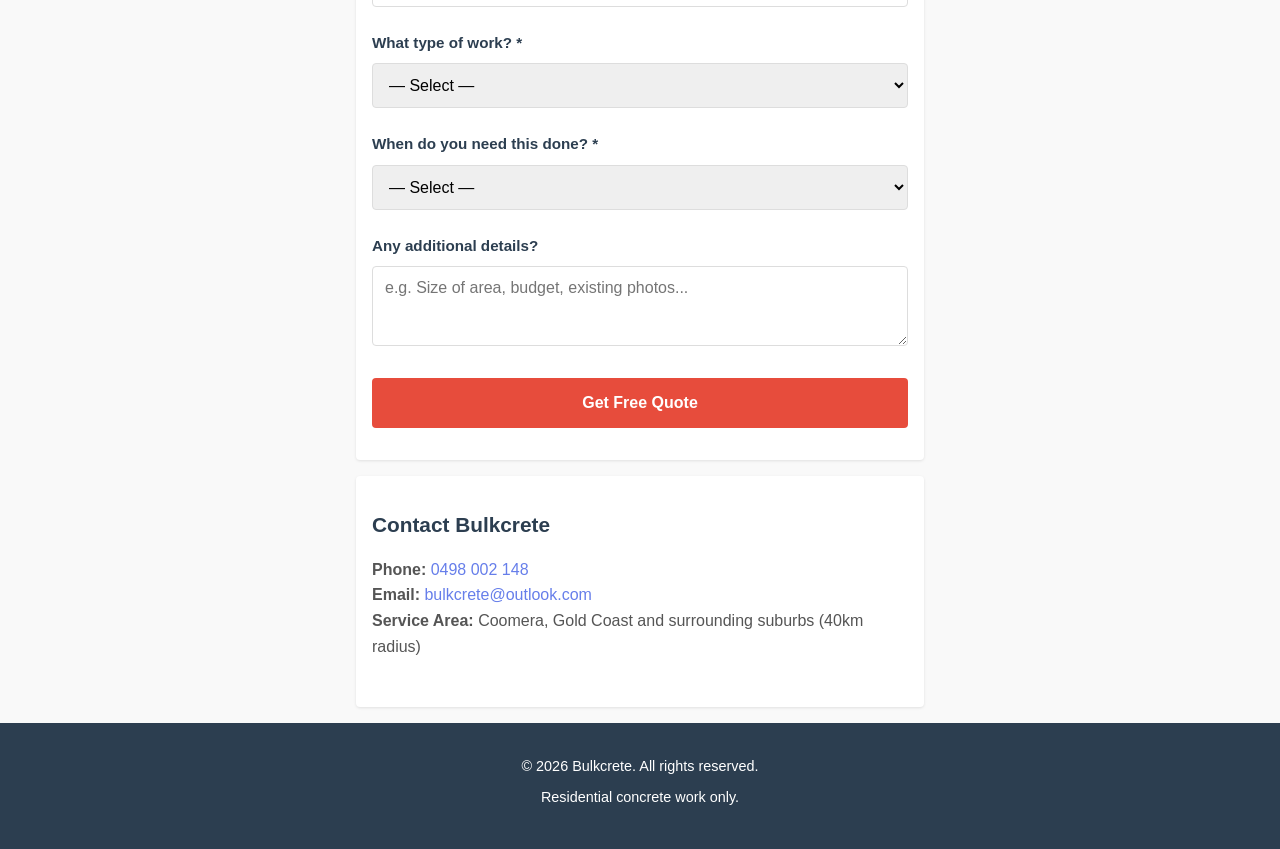
<file: leads.html>
<!DOCTYPE html>
<html lang="en">
<head>
  <meta charset="UTF-8">
  <meta name="viewport" content="width=device-width, initial-scale=1.0">
  <title>Free Concrete Quote | Bulkcrete — Coomera & Gold Coast</title>
  <meta name="description" content="Free exposed aggregate and driveway quotes. Bulkcrete delivers quality concrete work across Coomera and Gold Coast. Call now or get a free quote online.">
  <style>
    * {
      margin: 0;
      padding: 0;
      box-sizing: border-box;
    }

    html, body {
      font-family: -apple-system, BlinkMacSystemFont, 'Segoe UI', Roboto, 'Helvetica Neue', Arial, sans-serif;
      line-height: 1.6;
      color: #333;
      background: #f9f9f9;
    }

    /* Header / CTA Bar */
    .header {
      background: #2c3e50;
      color: white;
      padding: 1rem;
      text-align: center;
      position: sticky;
      top: 0;
      z-index: 100;
      box-shadow: 0 2px 4px rgba(0,0,0,0.1);
    }

    .header h1 {
      font-size: 1.5rem;
      margin-bottom: 0.5rem;
    }

    .header p {
      font-size: 0.95rem;
      opacity: 0.95;
    }

    .phone-cta {
      display: inline-block;
      background: #e74c3c;
      color: white;
      padding: 0.75rem 1.5rem;
      border-radius: 4px;
      text-decoration: none;
      font-weight: 600;
      margin-top: 0.5rem;
      font-size: 1rem;
      transition: background 0.3s;
    }

    .phone-cta:hover {
      background: #c0392b;
    }

    /* Hero Section */
    .hero {
      background: linear-gradient(135deg, #667eea 0%, #764ba2 100%);
      color: white;
      padding: 2rem 1rem;
      text-align: center;
    }

    .hero h2 {
      font-size: 2rem;
      margin-bottom: 0.5rem;
    }

    .hero p {
      font-size: 1.1rem;
      opacity: 0.95;
    }

    /* Container */
    .container {
      max-width: 600px;
      margin: 0 auto;
      padding: 0 1rem;
    }

    /* Photo Gallery */
    .gallery {
      display: grid;
      grid-template-columns: 1fr;
      gap: 1rem;
      margin: 2rem 0;
    }

    .gallery img {
      width: 100%;
      height: 250px;
      object-fit: cover;
      border-radius: 4px;
      box-shadow: 0 2px 8px rgba(0,0,0,0.15);
    }

    @media (min-width: 600px) {
      .gallery {
        grid-template-columns: 1fr 1fr;
      }
    }

    /* Section */
    .section {
      background: white;
      padding: 2rem 1rem;
      margin: 1rem 0;
      border-radius: 4px;
      box-shadow: 0 1px 3px rgba(0,0,0,0.1);
    }

    .section h3 {
      font-size: 1.3rem;
      margin-bottom: 1rem;
      color: #2c3e50;
    }

    .section p {
      margin-bottom: 1rem;
      color: #555;
    }

    .badge-row {
      display: flex;
      gap: 0.5rem;
      margin-bottom: 1rem;
      flex-wrap: wrap;
    }

    .badge {
      display: inline-block;
      background: #ecf0f1;
      padding: 0.5rem 1rem;
      border-radius: 20px;
      font-size: 0.85rem;
      font-weight: 500;
      color: #2c3e50;
    }

    /* Form */
    .form-section {
      background: white;
      padding: 2rem 1rem;
      margin: 1rem 0;
      border-radius: 4px;
      box-shadow: 0 1px 3px rgba(0,0,0,0.1);
    }

    .form-group {
      margin-bottom: 1.5rem;
    }

    label {
      display: block;
      font-weight: 600;
      margin-bottom: 0.5rem;
      color: #2c3e50;
      font-size: 0.95rem;
    }

    input, select, textarea {
      width: 100%;
      padding: 0.75rem;
      border: 1px solid #ddd;
      border-radius: 4px;
      font-family: inherit;
      font-size: 1rem;
      transition: border-color 0.3s;
    }

    input:focus, select:focus, textarea:focus {
      outline: none;
      border-color: #667eea;
      box-shadow: 0 0 0 3px rgba(102, 126, 234, 0.1);
    }

    textarea {
      resize: vertical;
      min-height: 80px;
    }

    .btn {
      display: inline-block;
      width: 100%;
      padding: 1rem;
      background: #e74c3c;
      color: white;
      border: none;
      border-radius: 4px;
      font-size: 1rem;
      font-weight: 600;
      cursor: pointer;
      transition: background 0.3s;
    }

    .btn:hover {
      background: #c0392b;
    }

    .btn:disabled {
      background: #bdc3c7;
      cursor: not-allowed;
    }

    .form-message {
      padding: 1rem;
      border-radius: 4px;
      margin-top: 1rem;
      display: none;
      text-align: center;
      font-weight: 500;
    }

    .form-message.success {
      background: #d4edda;
      color: #155724;
      border: 1px solid #c3e6cb;
      display: block;
    }

    .form-message.error {
      background: #f8d7da;
      color: #721c24;
      border: 1px solid #f5c6cb;
      display: block;
    }

    /* Footer */
    .footer {
      background: #2c3e50;
      color: white;
      text-align: center;
      padding: 2rem 1rem;
      font-size: 0.9rem;
    }

    .footer p {
      margin-bottom: 0.5rem;
    }

    /* Responsive */
    @media (max-width: 600px) {
      .hero h2 {
        font-size: 1.5rem;
      }

      .header h1 {
        font-size: 1.2rem;
      }
    }
  </style>
</head>
<body>

  <!-- Sticky Header with Phone CTA -->
  <div class="header">
    <h1>Bulkcrete</h1>
    <p>Free quotes • Fast response • Quality work</p>
    <a href="tel:0498002148" class="phone-cta">📞 Call Now: 0498 002 148</a>
  </div>

  <!-- Hero -->
  <div class="hero">
    <div class="container">
      <h2>Exposed Aggregate & Driveways in Coomera</h2>
      <p>Transform your outdoor space with professional concrete work</p>
    </div>
  </div>

  <!-- Main Container -->
  <div class="container">

    <!-- Photo Gallery -->
    <div class="gallery">
      <img src="src/assets/images/driveway-4.jpg" alt="Exposed aggregate driveway finished" loading="lazy">
      <img src="src/assets/images/driveway-1.jpg" alt="Quality concrete driveway with exposed finish" loading="lazy">
      <img src="src/assets/images/exposed-aggregate-1.jpg" alt="Exposed aggregate concrete work" loading="lazy">
      <img src="src/assets/images/01-driveway-exposed-aggregate.jpg" alt="Professional exposed aggregate driveway" loading="lazy">
    </div>

    <!-- Why Choose Us -->
    <div class="section">
      <h3>Why Bulkcrete?</h3>
      <p>We deliver quality exposed aggregate and driveway work on time, every time. Residential jobs across Coomera and Gold Coast.</p>
      <div class="badge-row">
        <span class="badge">Free Quote</span>
        <span class="badge">Residential Specialist</span>
        <span class="badge">Fully Insured</span>
      </div>
    </div>

    <!-- Quick Quote Form -->
    <div class="form-section">
      <h3>Get Your Free Quote</h3>
      <p style="margin-bottom: 1.5rem;">Fill out the form below and we'll get back to you within 24 hours with your free quote.</p>

      <form id="quoteForm">
        <div class="form-group">
          <label for="name">Your Name *</label>
          <input type="text" id="name" name="name" required>
        </div>

        <div class="form-group">
          <label for="phone">Phone Number *</label>
          <input type="tel" id="phone" name="phone" required>
        </div>

        <div class="form-group">
          <label for="suburb">Suburb / Area *</label>
          <input type="text" id="suburb" name="suburb" placeholder="e.g. Coomera, Helensvale" required>
        </div>

        <div class="form-group">
          <label for="jobType">What type of work? *</label>
          <select id="jobType" name="jobType" required>
            <option value="">— Select —</option>
            <option value="exposed-aggregate">Exposed Aggregate</option>
            <option value="driveway">Driveway</option>
            <option value="patio">Patio / Pathway</option>
            <option value="other">Other</option>
          </select>
        </div>

        <div class="form-group">
          <label for="timeline">When do you need this done? *</label>
          <select id="timeline" name="timeline" required>
            <option value="">— Select —</option>
            <option value="asap">ASAP (within 2 weeks)</option>
            <option value="month">Within a month</option>
            <option value="flexible">Flexible / No rush</option>
          </select>
        </div>

        <div class="form-group">
          <label for="details">Any additional details?</label>
          <textarea id="details" name="details" placeholder="e.g. Size of area, budget, existing photos..."></textarea>
        </div>

        <button type="submit" class="btn">Get Free Quote</button>
        <div class="form-message" id="formMessage"></div>
      </form>
    </div>

    <!-- Contact Info -->
    <div class="section">
      <h3>Contact Bulkcrete</h3>
      <p>
        <strong>Phone:</strong> <a href="tel:0498002148" style="color: #667eea; text-decoration: none;">0498 002 148</a><br>
        <strong>Email:</strong> <a href="mailto:bulkcrete@outlook.com" style="color: #667eea; text-decoration: none;">bulkcrete@outlook.com</a><br>
        <strong>Service Area:</strong> Coomera, Gold Coast and surrounding suburbs (40km radius)
      </p>
    </div>

  </div>

  <!-- Footer -->
  <div class="footer">
    <p>&copy; 2026 Bulkcrete. All rights reserved.</p>
    <p>Residential concrete work only.</p>
  </div>

  <!-- Form Submission Handler -->
  <script>
    const form = document.getElementById('quoteForm');
    const formMessage = document.getElementById('formMessage');

    form.addEventListener('submit', async (e) => {
      e.preventDefault();

      // Get form data
      const formData = {
        name: document.getElementById('name').value,
        phone: document.getElementById('phone').value,
        suburb: document.getElementById('suburb').value,
        jobType: document.getElementById('jobType').value,
        timeline: document.getElementById('timeline').value,
        details: document.getElementById('details').value,
        timestamp: new Date().toISOString(),
        source: 'bulkcrete-landing-page'
      };

      try {
        // Send to n8n webhook (replace with actual webhook URL from tracking/README.md)
        const webhookUrl = 'http://100.64.37.29:5678/webhook/bulkcrete-lead-intake'; // Bulkcrete lead intake (VPS n8n)

        if (webhookUrl.includes('{{')) {
          throw new Error('Webhook URL not configured. Check tracking/README.md');
        }

        const response = await fetch(webhookUrl, {
          method: 'POST',
          headers: { 'Content-Type': 'application/json' },
          body: JSON.stringify(formData)
        });

        if (response.ok) {
          // Fire Meta Lead event (if pixel loaded)
          if (window.fbq) {
            window.fbq('track', 'Lead', {
              phone: formData.phone,
              source: 'landing-page'
            });
          }

          // Success message
          formMessage.textContent = '✓ Thanks! We\'ll contact you within 24 hours with your free quote.';
          formMessage.classList.add('success');
          formMessage.classList.remove('error');
          form.reset();
        } else {
          throw new Error('Failed to submit form');
        }
      } catch (error) {
        console.error('Form submission error:', error);
        formMessage.textContent = '❌ Error submitting form. Please call us directly: 0498 002 148';
        formMessage.classList.add('error');
        formMessage.classList.remove('success');
      }
    });
  </script>

  <!-- Meta Pixel (replace PIXEL_ID with actual ID from tracking/README.md) -->
  <script>
    !function(f,b,e,v,n,t,s)
    {if(f.fbq)return;n=f.fbq=function(){n.callMethod?
    n.callMethod.apply(n,arguments):n.queue.push(arguments)};
    if(!f._fbq)f._fbq=n;n.push=n;n.loaded=!0;n.version='2.0';
    n.queue=[];t=b.createElement(e);t.async=!0;
    t.src=v;s=b.getElementsByTagName(e)[0];
    s.parentNode.insertBefore(t,s)}(window, document,'script',
    'https://connect.facebook.net/en_US/fbevents.js');
    fbq('init', '1721048105569731'); // Bulkcrete Pixel ID
    fbq('track', 'PageView');
  </script>

</body>
</html>
</file>
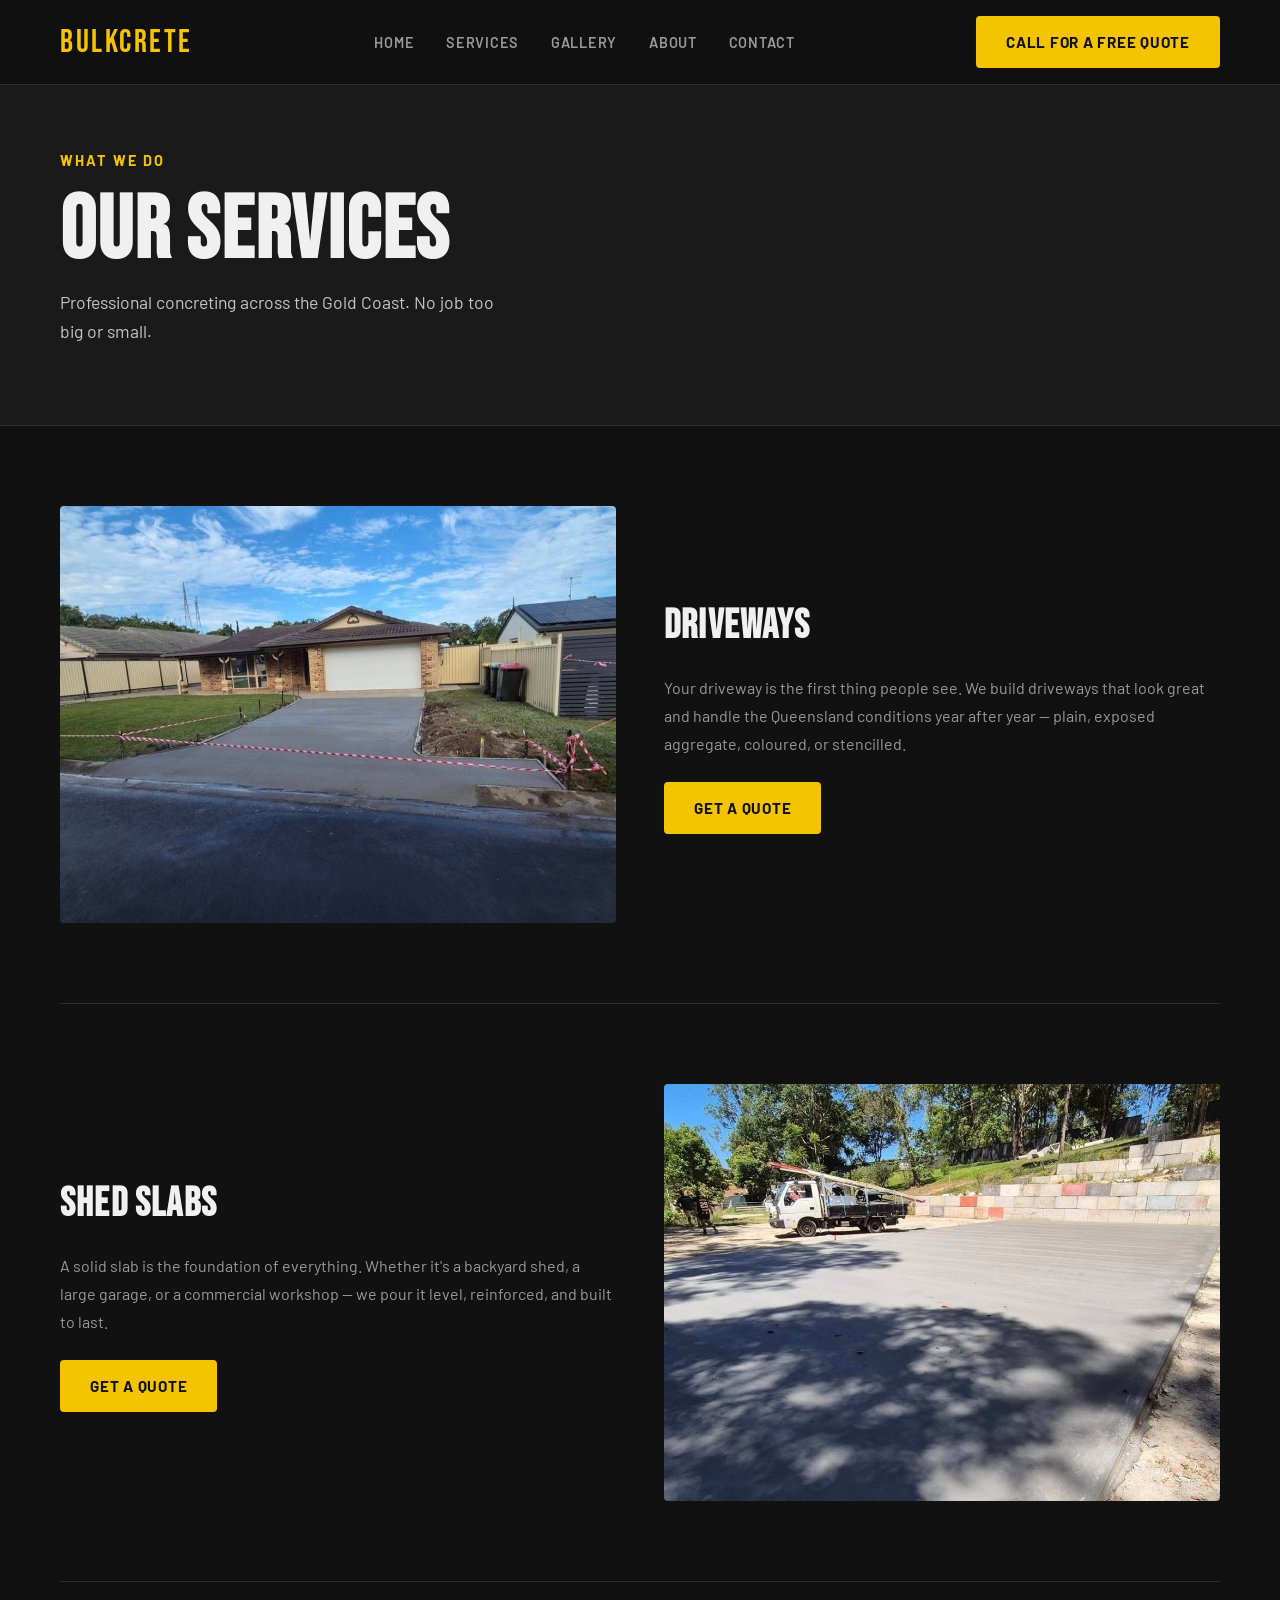
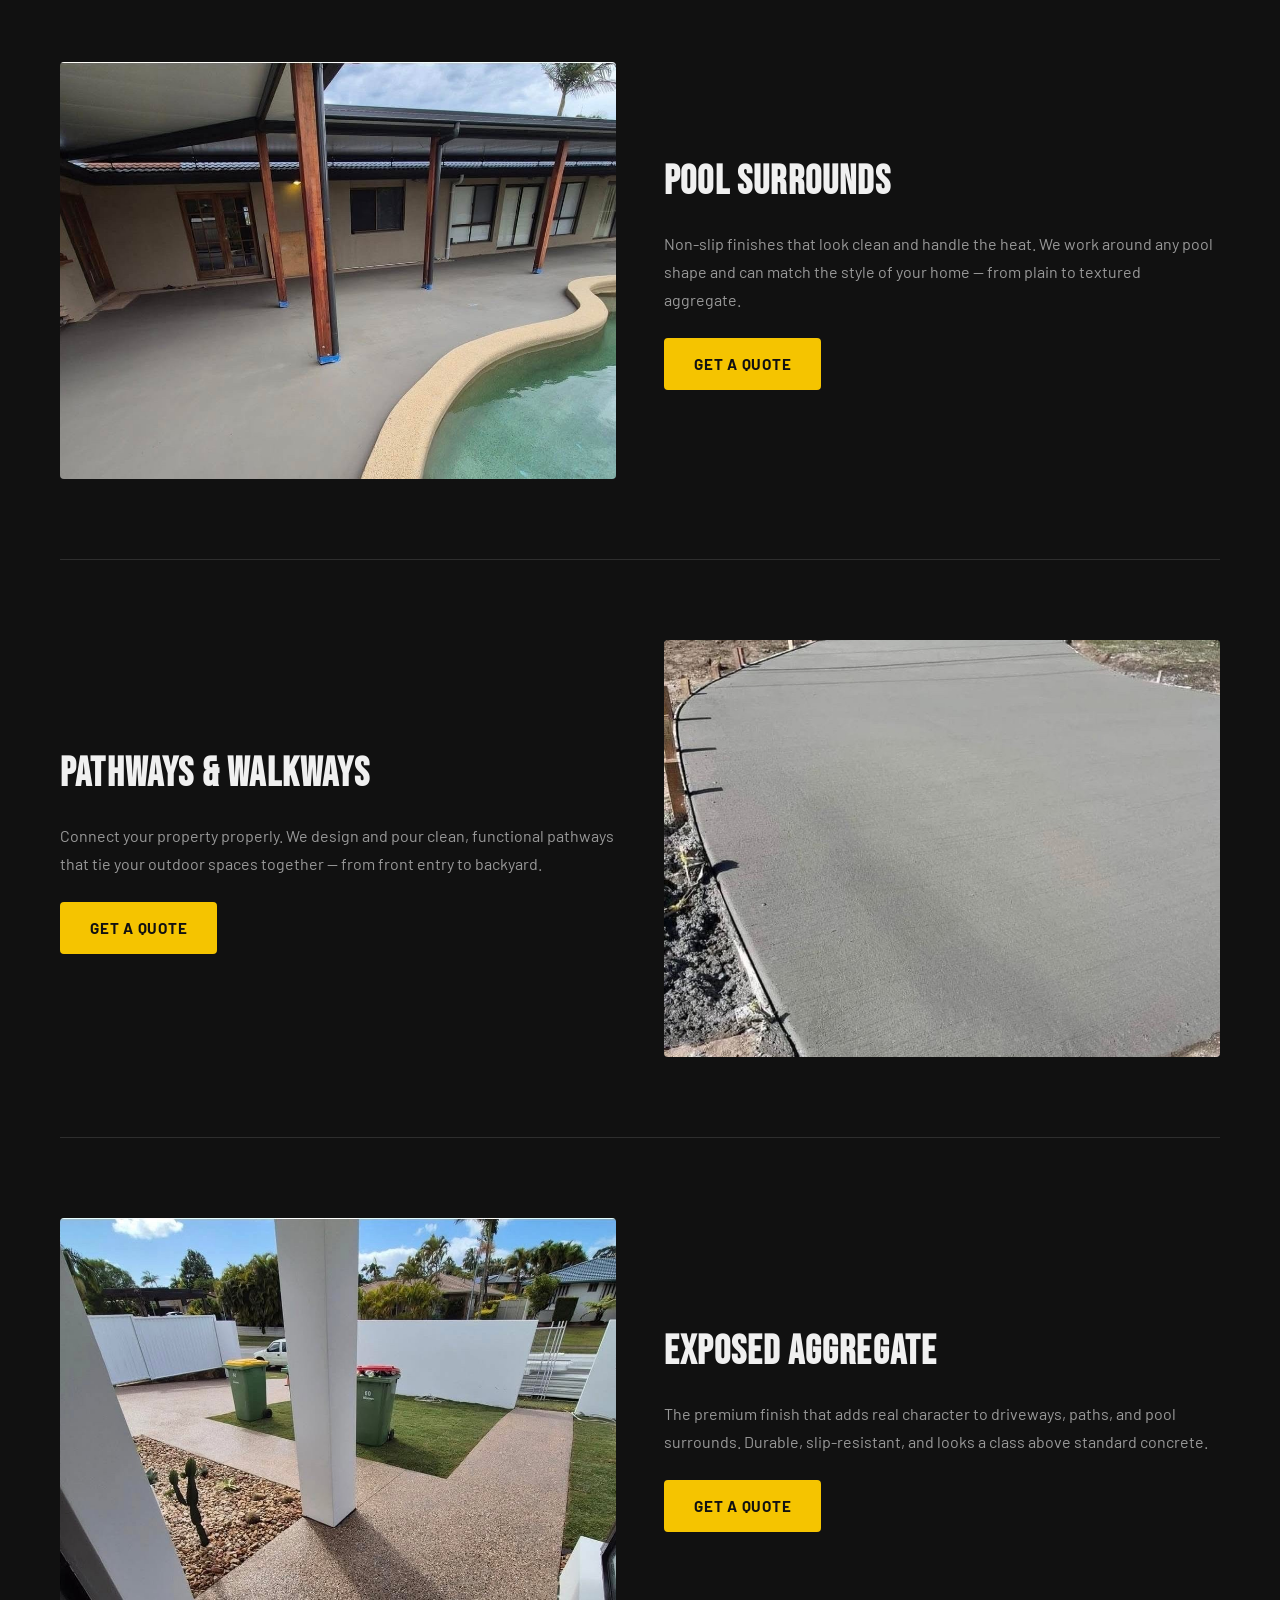
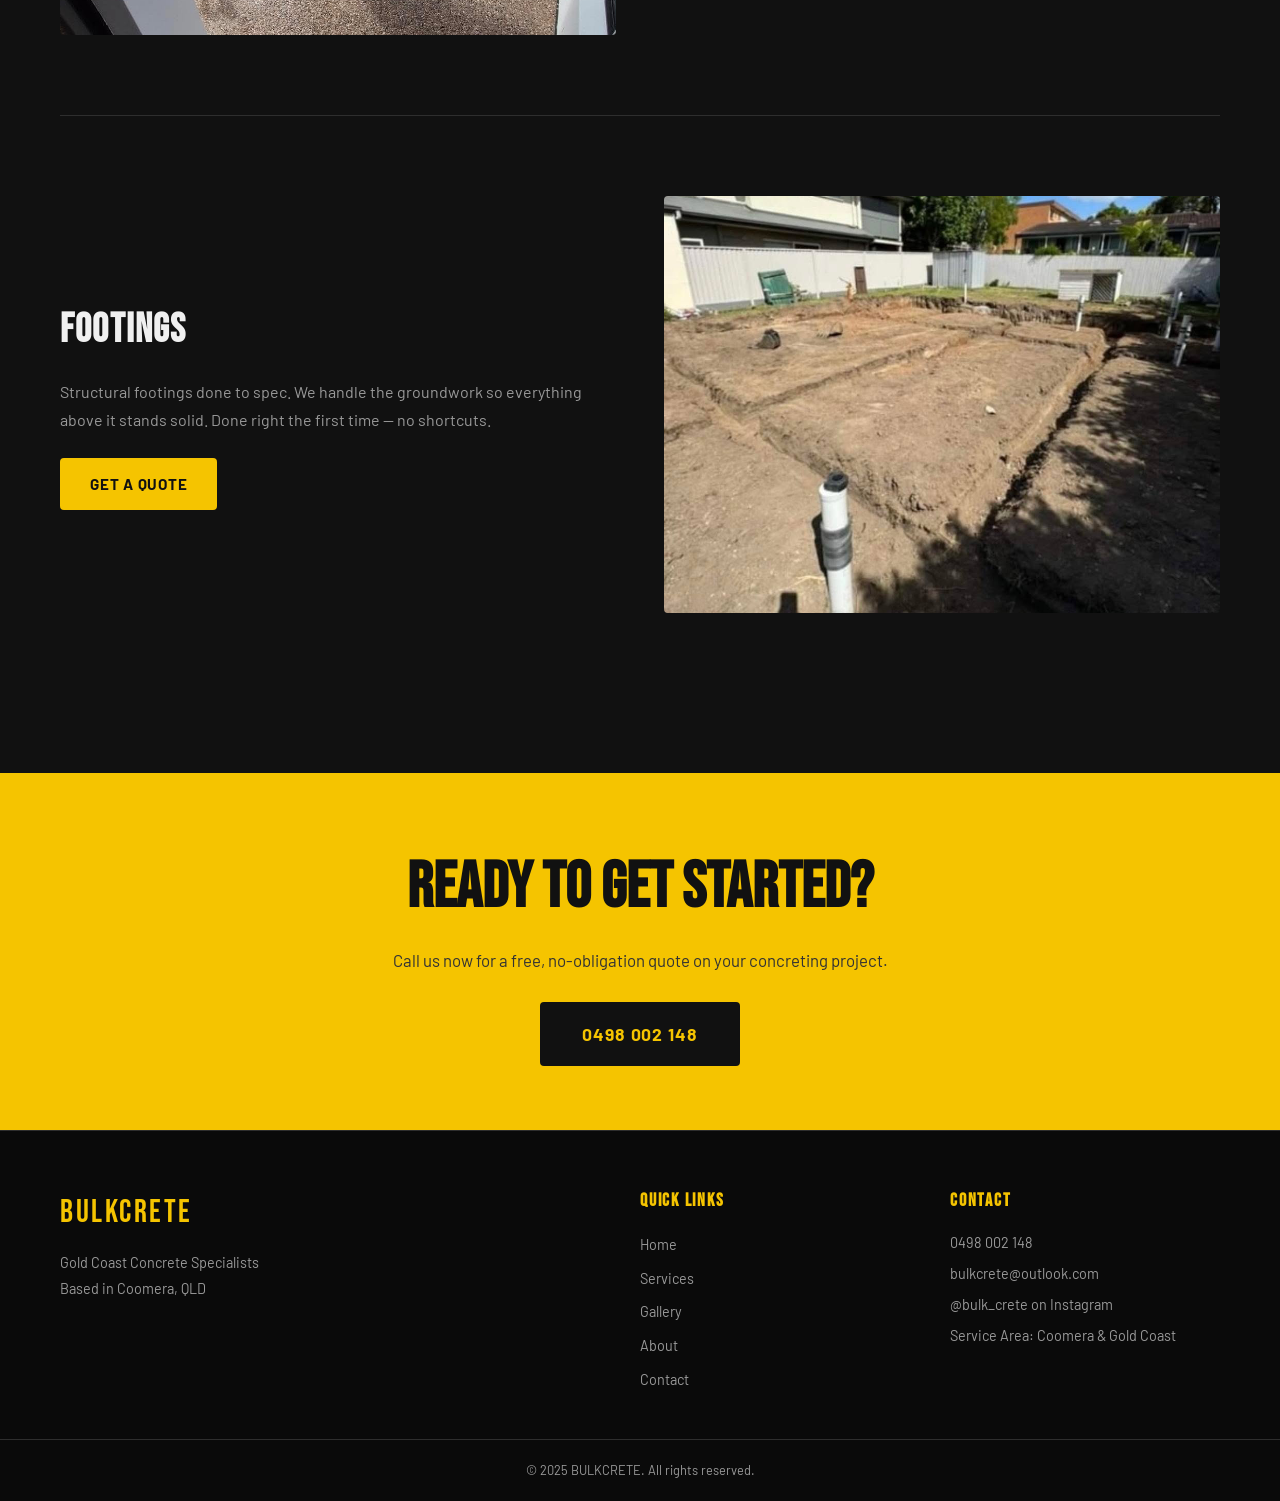
<file: services.html>
<!DOCTYPE html>
<html lang="en">
<head>
  <meta charset="UTF-8" />
  <meta name="viewport" content="width=device-width, initial-scale=1.0" />
  <meta name="description" content="BULKCRETE services — driveways, shed slabs, pool surrounds, exposed aggregate and more across the Gold Coast." />
  <title>Services | BULKCRETE Gold Coast</title>
  <link rel="stylesheet" href="src/css/style.css" />
  <link rel="stylesheet" href="src/css/services.css" />
  <link rel="preconnect" href="https://fonts.googleapis.com" />
  <link rel="preconnect" href="https://fonts.gstatic.com" crossorigin />
  <link href="https://fonts.googleapis.com/css2?family=Bebas+Neue&family=Barlow:wght@400;500;600;700&display=swap" rel="stylesheet" />
</head>
<body>

  <!-- HEADER — same as index.html, copy paste -->
  <header class="site-header">
    <div class="container header-inner">
      <a href="/" class="logo"><span class="logo-text">BULKCRETE</span></a>
      <nav class="main-nav">
        <button class="nav-toggle" aria-label="Open menu">&#9776;</button>
        <ul class="nav-list">
          <li><a href="/">Home</a></li>
          <li><a href="/services">Services</a></li>
          <li><a href="/gallery">Gallery</a></li>
          <li><a href="/about">About</a></li>
          <li><a href="/contact">Contact</a></li>
        </ul>
      </nav>
      <a href="tel:0498002148" class="btn btn-primary header-cta">Call for a Free Quote</a>
    </div>
  </header>

  <!-- PAGE HERO -->
  <section class="page-hero">
    <div class="container">
      <p class="hero-eyebrow">What We Do</p>
      <h1 class="hero-headline">Our Services</h1>
      <p class="hero-sub">Professional concreting across the Gold Coast. No job too big or small.</p>
    </div>
  </section>

  <!-- SERVICES DETAIL -->
  <section class="services-detail section-pad">
    <div class="container">

      <div class="service-detail-item" id="driveways">
        <div class="service-detail-img"><img src="src/assets/images/driveway-3.jpg" alt="Concrete driveway Gold Coast" /></div>
        <div class="service-detail-text">
          <h2>Driveways</h2>
          <p>Your driveway is the first thing people see. We build driveways that look great and handle the Queensland conditions year after year — plain, exposed aggregate, coloured, or stencilled.</p>
          <a href="tel:0498002148" class="btn btn-primary">Get a Quote</a>
        </div>
      </div>

      <div class="service-detail-item reverse" id="slabs">
        <div class="service-detail-img"><img src="src/assets/images/shed-slab-1.jpg" alt="Concrete shed slab Gold Coast" /></div>
        <div class="service-detail-text">
          <h2>Shed Slabs</h2>
          <p>A solid slab is the foundation of everything. Whether it's a backyard shed, a large garage, or a commercial workshop — we pour it level, reinforced, and built to last.</p>
          <a href="tel:0498002148" class="btn btn-primary">Get a Quote</a>
        </div>
      </div>

      <div class="service-detail-item" id="pool">
        <div class="service-detail-img"><img src="src/assets/images/pool-surround-1.jpg" alt="Concrete pool surround Gold Coast" /></div>
        <div class="service-detail-text">
          <h2>Pool Surrounds</h2>
          <p>Non-slip finishes that look clean and handle the heat. We work around any pool shape and can match the style of your home — from plain to textured aggregate.</p>
          <a href="tel:0498002148" class="btn btn-primary">Get a Quote</a>
        </div>
      </div>

      <div class="service-detail-item reverse" id="pathways">
        <div class="service-detail-img"><img src="src/assets/images/pathway-1.jpg" alt="Concrete pathway Gold Coast" /></div>
        <div class="service-detail-text">
          <h2>Pathways & Walkways</h2>
          <p>Connect your property properly. We design and pour clean, functional pathways that tie your outdoor spaces together — from front entry to backyard.</p>
          <a href="tel:0498002148" class="btn btn-primary">Get a Quote</a>
        </div>
      </div>

      <div class="service-detail-item" id="exposed">
        <div class="service-detail-img"><img src="src/assets/images/exposed-aggregate-1.jpg" alt="Exposed aggregate concrete Gold Coast" /></div>
        <div class="service-detail-text">
          <h2>Exposed Aggregate</h2>
          <p>The premium finish that adds real character to driveways, paths, and pool surrounds. Durable, slip-resistant, and looks a class above standard concrete.</p>
          <a href="tel:0498002148" class="btn btn-primary">Get a Quote</a>
        </div>
      </div>

      <div class="service-detail-item reverse" id="footings">
        <div class="service-detail-img"><img src="src/assets/images/footings-1.jpg" alt="Concrete footings Gold Coast" /></div>
        <div class="service-detail-text">
          <h2>Footings</h2>
          <p>Structural footings done to spec. We handle the groundwork so everything above it stands solid. Done right the first time — no shortcuts.</p>
          <a href="tel:0498002148" class="btn btn-primary">Get a Quote</a>
        </div>
      </div>

    </div>
  </section>

  <!-- CTA BANNER -->
  <section class="cta-banner">
    <div class="container cta-banner-inner">
      <h2>Ready to Get Started?</h2>
      <p>Call us now for a free, no-obligation quote on your concreting project.</p>
      <a href="tel:0498002148" class="btn btn-primary btn-large">0498 002 148</a>
    </div>
  </section>

  <!-- FOOTER -->
  <footer class="site-footer">
    <div class="container footer-inner">
      <div class="footer-brand">
        <span class="logo-text">BULKCRETE</span>
        <p>Gold Coast Concrete Specialists<br/>Based in Coomera, QLD</p>
      </div>
      <div class="footer-nav">
        <h4>Quick Links</h4>
        <ul>
          <li><a href="/">Home</a></li>
          <li><a href="/services">Services</a></li>
          <li><a href="/gallery">Gallery</a></li>
          <li><a href="/about">About</a></li>
          <li><a href="/contact">Contact</a></li>
        </ul>
      </div>
      <div class="footer-contact">
        <h4>Contact</h4>
        <p><a href="tel:0498002148">0498 002 148</a></p>
        <p><a href="mailto:bulkcrete@outlook.com">bulkcrete@outlook.com</a></p>
        <p><a href="https://www.instagram.com/bulk_crete" target="_blank">@bulk_crete on Instagram</a></p>
        <p>Service Area: Coomera & Gold Coast</p>
      </div>
    </div>
    <div class="footer-bottom">
      <p>&copy; 2025 BULKCRETE. All rights reserved.</p>
    </div>
  </footer>

  <script src="src/js/main.js"></script>
</body>
</html>
</file>
<file: src/css/style.css>
/* ========================================
   BULKCRETE — Main Stylesheet
   Design: Industrial, bold, masculine
   Palette: Charcoal + High-vis Yellow
   ======================================== */

/* ---- CSS Variables ---- */
:root {
  --color-bg: #111111;
  --color-surface: #1a1a1a;
  --color-surface-2: #222222;
  --color-accent: #f5c400;       /* High-vis yellow */
  --color-accent-dark: #c49b00;
  --color-text: #f0f0f0;
  --color-text-muted: #999999;
  --color-border: #2e2e2e;

  --font-heading: 'Bebas Neue', sans-serif;
  --font-body: 'Barlow', sans-serif;

  --radius: 4px;
  --transition: 0.2s ease;

  --container-max: 1200px;
  --container-pad: 1.25rem;

  --section-pad: 5rem 0;
}

/* ---- Reset ---- */
*, *::before, *::after { box-sizing: border-box; margin: 0; padding: 0; }
html { scroll-behavior: smooth; }
body {
  background: var(--color-bg);
  color: var(--color-text);
  font-family: var(--font-body);
  font-size: 1rem;
  line-height: 1.6;
  -webkit-font-smoothing: antialiased;
}
img { display: block; max-width: 100%; height: auto; }
a { color: inherit; text-decoration: none; }
ul { list-style: none; }

/* ---- Utility ---- */
.container {
  max-width: var(--container-max);
  margin: 0 auto;
  padding: 0 var(--container-pad);
}

.section-pad { padding: var(--section-pad); }

.section-dark {
  background: var(--color-surface);
}

.section-title {
  font-family: var(--font-heading);
  font-size: clamp(2.2rem, 5vw, 3.5rem);
  letter-spacing: 0.02em;
  text-transform: uppercase;
  color: var(--color-text);
  margin-bottom: 0.5rem;
}

.section-sub {
  color: var(--color-text-muted);
  font-size: 1.05rem;
  margin-bottom: 2.5rem;
}

.section-cta {
  text-align: center;
  margin-top: 2.5rem;
}

/* ---- Buttons ---- */
.btn {
  display: inline-block;
  padding: 0.75rem 1.75rem;
  border-radius: var(--radius);
  font-family: var(--font-body);
  font-weight: 700;
  font-size: 0.95rem;
  letter-spacing: 0.05em;
  text-transform: uppercase;
  cursor: pointer;
  border: 2px solid transparent;
  transition: var(--transition);
}

.btn-primary {
  background: var(--color-accent);
  color: #111;
  border-color: var(--color-accent);
}
.btn-primary:hover {
  background: var(--color-accent-dark);
  border-color: var(--color-accent-dark);
}

.btn-secondary {
  background: transparent;
  color: var(--color-accent);
  border-color: var(--color-accent);
}
.btn-secondary:hover {
  background: var(--color-accent);
  color: #111;
}

.btn-large {
  padding: 1rem 2.5rem;
  font-size: 1.1rem;
}

/* ========================================
   HEADER
   ======================================== */
.site-header {
  position: sticky;
  top: 0;
  z-index: 100;
  background: rgba(17,17,17,0.97);
  backdrop-filter: blur(8px);
  border-bottom: 1px solid var(--color-border);
}

.header-inner {
  display: flex;
  align-items: center;
  justify-content: space-between;
  padding-top: 1rem;
  padding-bottom: 1rem;
  gap: 1rem;
}

.logo-text {
  font-family: var(--font-heading);
  font-size: 2rem;
  letter-spacing: 0.08em;
  color: var(--color-accent);
}

.logo img { height: 48px; width: auto; }

.main-nav { display: flex; align-items: center; }

.nav-list {
  display: flex;
  gap: 2rem;
}

.nav-list a {
  font-weight: 600;
  font-size: 0.9rem;
  letter-spacing: 0.05em;
  text-transform: uppercase;
  color: var(--color-text-muted);
  transition: var(--transition);
}
.nav-list a:hover { color: var(--color-accent); }

.nav-toggle {
  display: none;
  background: none;
  border: none;
  color: var(--color-text);
  font-size: 1.5rem;
  cursor: pointer;
}

.header-cta { white-space: nowrap; }

/* ========================================
   HERO
   ======================================== */
.hero {
  position: relative;
  min-height: 90vh;
  display: flex;
  align-items: center;

  background-image: url('../assets/images/driveway-4.jpg');
  background-size: cover;
  background-position: center;

  /* Fallback if no image yet */
  background-color: #1a1a1a;
}

.hero-overlay {
  position: absolute;
  inset: 0;
  background: linear-gradient(
    to right,
    rgba(0,0,0,0.85) 0%,
    rgba(0,0,0,0.4) 100%
  );
}

.hero-content {
  position: relative;
  z-index: 1;
  max-width: 650px;
}

.hero-eyebrow {
  font-size: 0.9rem;
  font-weight: 700;
  letter-spacing: 0.15em;
  text-transform: uppercase;
  color: var(--color-accent);
  margin-bottom: 1rem;
}

.hero-headline {
  font-family: var(--font-heading);
  font-size: clamp(4rem, 10vw, 7rem);
  line-height: 0.95;
  text-transform: uppercase;
  letter-spacing: 0.02em;
  color: var(--color-text);
  margin-bottom: 1.25rem;
}

.hero-sub {
  font-size: 1.1rem;
  color: rgba(240,240,240,0.8);
  margin-bottom: 2rem;
  max-width: 460px;
}

/* ========================================
   SERVICES OVERVIEW
   ======================================== */
.services-grid {
  display: grid;
  grid-template-columns: repeat(auto-fit, minmax(280px, 1fr));
  gap: 1.25rem;
}

.service-card {
  background: var(--color-surface);
  border: 1px solid var(--color-border);
  border-radius: var(--radius);
  padding: 2rem 1.75rem;
  transition: var(--transition);
  display: block;
}

.service-card:hover {
  border-color: var(--color-accent);
  transform: translateY(-3px);
}

.service-icon {
  font-size: 2rem;
  margin-bottom: 0.75rem;
}

.service-card h3 {
  font-family: var(--font-heading);
  font-size: 1.5rem;
  letter-spacing: 0.05em;
  text-transform: uppercase;
  color: var(--color-text);
  margin-bottom: 0.5rem;
}

.service-card p {
  color: var(--color-text-muted);
  font-size: 0.95rem;
}

/* ========================================
   WHY BULKCRETE
   ======================================== */
.why-grid {
  display: grid;
  grid-template-columns: repeat(auto-fit, minmax(220px, 1fr));
  gap: 1.25rem;
}

.why-card {
  background: var(--color-surface-2);
  border-left: 4px solid var(--color-accent);
  padding: 2rem 1.5rem;
  border-radius: 0 var(--radius) var(--radius) 0;
}

.why-number {
  display: block;
  font-family: var(--font-heading);
  font-size: 3rem;
  color: var(--color-accent);
  line-height: 1;
  margin-bottom: 0.5rem;
}

.why-card h3 {
  font-family: var(--font-heading);
  font-size: 1.4rem;
  letter-spacing: 0.04em;
  text-transform: uppercase;
  margin-bottom: 0.5rem;
}

.why-card p {
  color: var(--color-text-muted);
  font-size: 0.95rem;
}

/* ========================================
   GALLERY PREVIEW
   ======================================== */
.gallery-grid {
  display: grid;
  grid-template-columns: repeat(3, 1fr);
  gap: 0.75rem;
}

.gallery-item {
  aspect-ratio: 4/3;
  overflow: hidden;
  border-radius: var(--radius);
  background: var(--color-surface-2);
}

.gallery-item img {
  width: 100%;
  height: 100%;
  object-fit: cover;
  transition: transform 0.3s ease;
}
.gallery-item:hover img { transform: scale(1.04); }

/* Placeholder styling — remove when real photos added */
.placeholder-img {
  display: flex;
  align-items: center;
  justify-content: center;
  color: var(--color-text-muted);
  font-size: 0.85rem;
  border: 1px dashed var(--color-border);
}

/* ========================================
   TESTIMONIALS
   ======================================== */
.testimonials-grid {
  display: grid;
  grid-template-columns: repeat(auto-fit, minmax(280px, 1fr));
  gap: 1.25rem;
}

.testimonial-card {
  background: var(--color-surface-2);
  border-radius: var(--radius);
  padding: 2rem;
  border-top: 3px solid var(--color-accent);
}

.testimonial-text {
  font-size: 1rem;
  font-style: italic;
  color: var(--color-text);
  margin-bottom: 1rem;
  line-height: 1.7;
}

.testimonial-author {
  font-size: 0.85rem;
  font-weight: 700;
  letter-spacing: 0.05em;
  text-transform: uppercase;
  color: var(--color-accent);
}

/* ========================================
   CTA BANNER
   ======================================== */
.cta-banner {
  background: var(--color-accent);
  padding: 4rem 0;
}

.cta-banner-inner {
  text-align: center;
}

.cta-banner h2 {
  font-family: var(--font-heading);
  font-size: clamp(2.5rem, 5vw, 4rem);
  text-transform: uppercase;
  color: #111;
  margin-bottom: 0.5rem;
}

.cta-banner p {
  color: #333;
  font-size: 1.05rem;
  margin-bottom: 1.75rem;
}

.cta-banner .btn-primary {
  background: #111;
  color: var(--color-accent);
  border-color: #111;
}
.cta-banner .btn-primary:hover {
  background: #000;
}

/* ========================================
   FOOTER
   ======================================== */
.site-footer {
  background: #0a0a0a;
  border-top: 1px solid var(--color-border);
  padding-top: 3.5rem;
}

.footer-inner {
  display: grid;
  grid-template-columns: 2fr 1fr 1fr;
  gap: 2.5rem;
  padding-bottom: 3rem;
}

.footer-brand .logo-text {
  display: block;
  margin-bottom: 0.75rem;
}

.footer-brand p {
  color: var(--color-text-muted);
  font-size: 0.9rem;
  line-height: 1.8;
}

.footer-nav h4,
.footer-contact h4 {
  font-family: var(--font-heading);
  font-size: 1.1rem;
  letter-spacing: 0.1em;
  text-transform: uppercase;
  color: var(--color-accent);
  margin-bottom: 1rem;
}

.footer-nav ul { display: flex; flex-direction: column; gap: 0.5rem; }
.footer-nav a {
  color: var(--color-text-muted);
  font-size: 0.9rem;
  transition: var(--transition);
}
.footer-nav a:hover { color: var(--color-text); }

.footer-contact p {
  color: var(--color-text-muted);
  font-size: 0.9rem;
  margin-bottom: 0.5rem;
}
.footer-contact a:hover { color: var(--color-accent); }

.footer-bottom {
  border-top: 1px solid var(--color-border);
  padding: 1.25rem 0;
  text-align: center;
}
.footer-bottom p {
  color: var(--color-text-muted);
  font-size: 0.8rem;
}

/* ========================================
   MOBILE — RESPONSIVE
   ======================================== */
@media (max-width: 768px) {
  :root { --section-pad: 3.5rem 0; }

  .header-cta { display: none; }

  .nav-toggle { display: block; }

  .nav-list {
    display: none;
    position: absolute;
    top: 100%;
    left: 0;
    right: 0;
    background: var(--color-bg);
    flex-direction: column;
    gap: 0;
    border-top: 1px solid var(--color-border);
    border-bottom: 1px solid var(--color-border);
  }

  .nav-list.open { display: flex; }

  .nav-list li a {
    display: block;
    padding: 1rem 1.25rem;
    border-bottom: 1px solid var(--color-border);
  }

  .gallery-grid {
    grid-template-columns: repeat(2, 1fr);
  }

  .footer-inner {
    grid-template-columns: 1fr;
    gap: 2rem;
  }

  .hero { min-height: 85vh; }
}

@media (max-width: 480px) {
  .gallery-grid { grid-template-columns: 1fr 1fr; }
  .services-grid { grid-template-columns: 1fr; }
}
</file>
<file: src/css/gallery.css>
/* gallery.css */
.full-gallery-grid {
  display: grid;
  grid-template-columns: repeat(3, 1fr);
  gap: 0.75rem;
}

.full-gallery-grid .gallery-item {
  aspect-ratio: 4/3;
  overflow: hidden;
  border-radius: var(--radius);
  background: var(--color-surface-2);
  cursor: pointer;
}

.full-gallery-grid .gallery-item img {
  width: 100%;
  height: 100%;
  object-fit: cover;
  transition: transform 0.3s ease;
}
.full-gallery-grid .gallery-item:hover img {
  transform: scale(1.05);
}

@media (max-width: 768px) {
  .full-gallery-grid { grid-template-columns: repeat(2, 1fr); }
}
@media (max-width: 480px) {
  .full-gallery-grid { grid-template-columns: 1fr 1fr; }
}
</file>
<file: src/css/services.css>
/* services.css — supplemental styles for services page */

.page-hero {
  background: var(--color-surface);
  padding: 4rem 0 3rem;
  border-bottom: 1px solid var(--color-border);
}

.page-hero .hero-headline {
  font-family: var(--font-heading);
  font-size: clamp(3rem, 7vw, 5.5rem);
  text-transform: uppercase;
  line-height: 1;
  margin-bottom: 0.75rem;
}

.service-detail-item {
  display: grid;
  grid-template-columns: 1fr 1fr;
  gap: 3rem;
  align-items: center;
  margin-bottom: 5rem;
  padding-bottom: 5rem;
  border-bottom: 1px solid var(--color-border);
}

.service-detail-item:last-child {
  border-bottom: none;
  margin-bottom: 0;
}

.service-detail-item.reverse {
  direction: rtl;
}
.service-detail-item.reverse > * {
  direction: ltr;
}

.service-detail-img {
  aspect-ratio: 4/3;
  border-radius: var(--radius);
  overflow: hidden;
  background: var(--color-surface-2);
}

.service-detail-img img {
  width: 100%;
  height: 100%;
  object-fit: cover;
}

.service-detail-text h2 {
  font-family: var(--font-heading);
  font-size: 2.5rem;
  text-transform: uppercase;
  letter-spacing: 0.03em;
  margin-bottom: 1rem;
}

.service-detail-text p {
  color: var(--color-text-muted);
  font-size: 1rem;
  line-height: 1.75;
  margin-bottom: 1.5rem;
}

@media (max-width: 768px) {
  .service-detail-item,
  .service-detail-item.reverse {
    grid-template-columns: 1fr;
    direction: ltr;
    gap: 1.5rem;
    margin-bottom: 3rem;
    padding-bottom: 3rem;
  }
}
</file>
